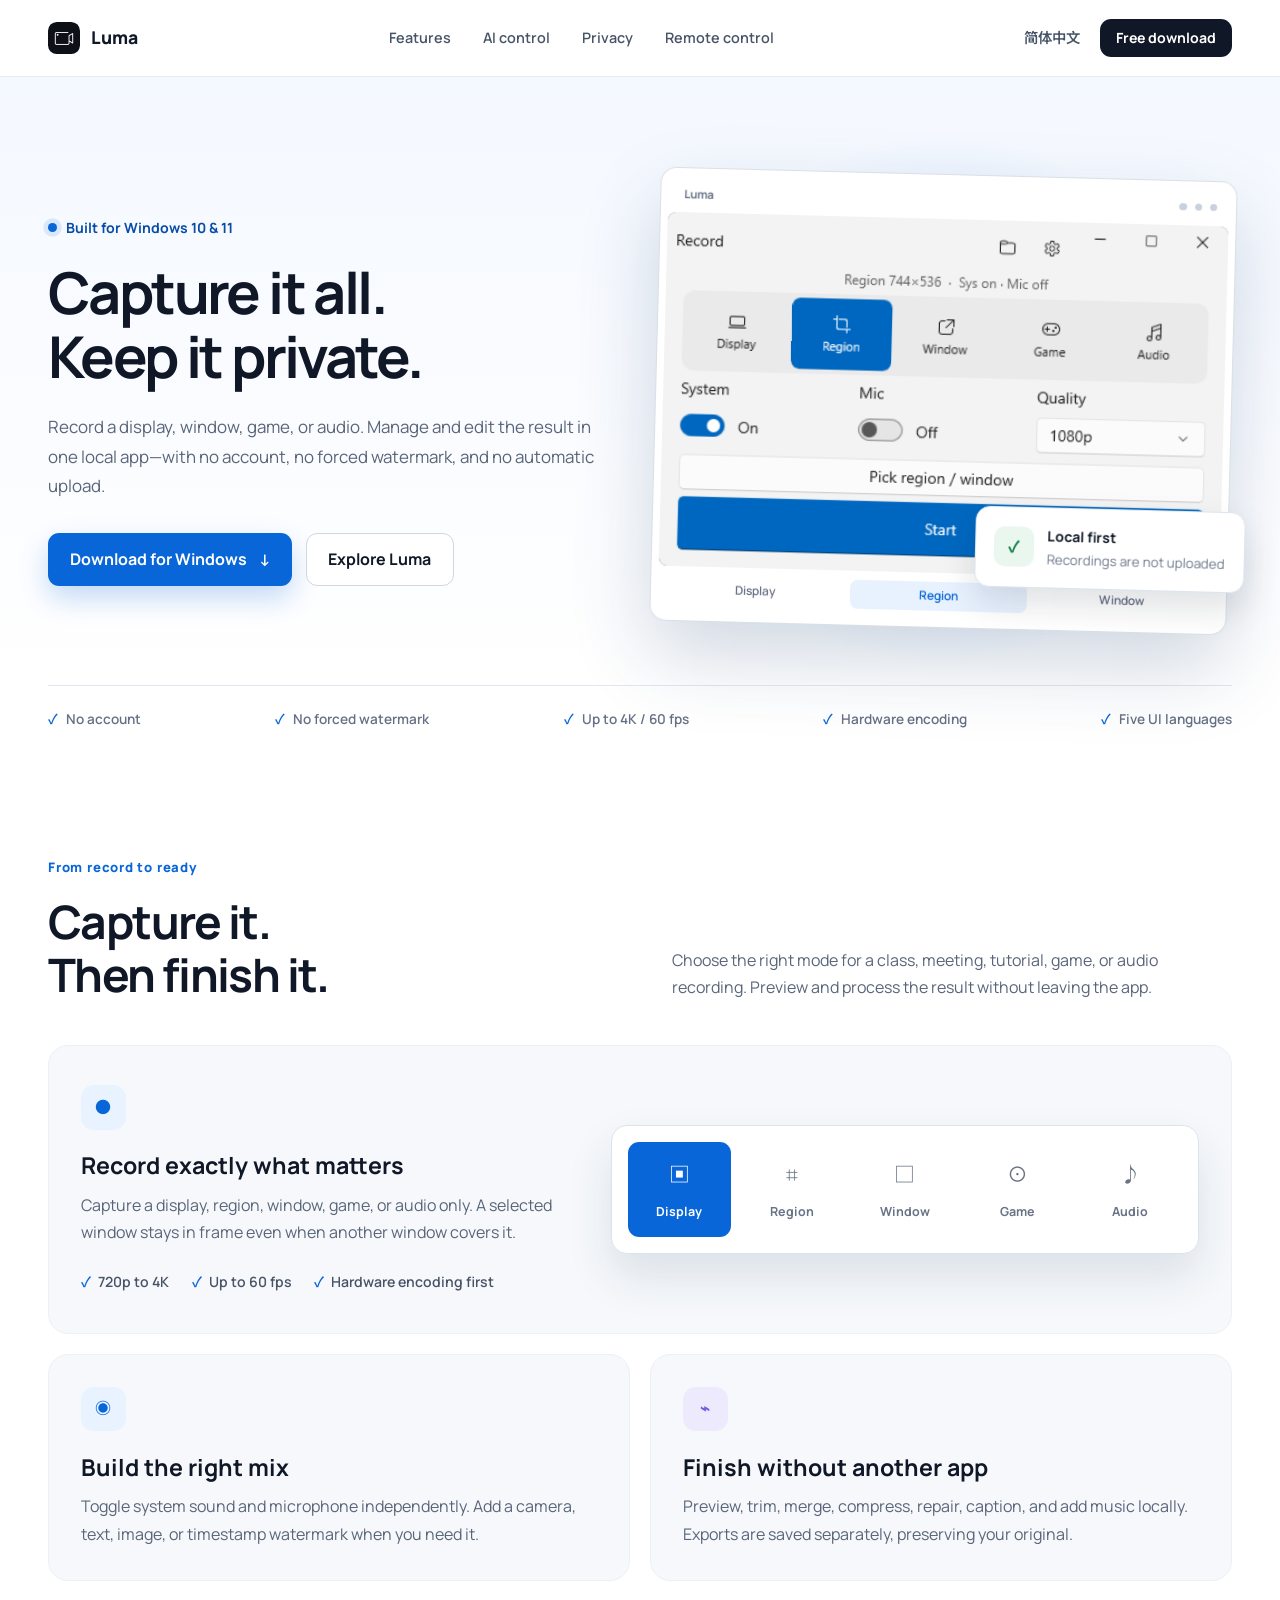
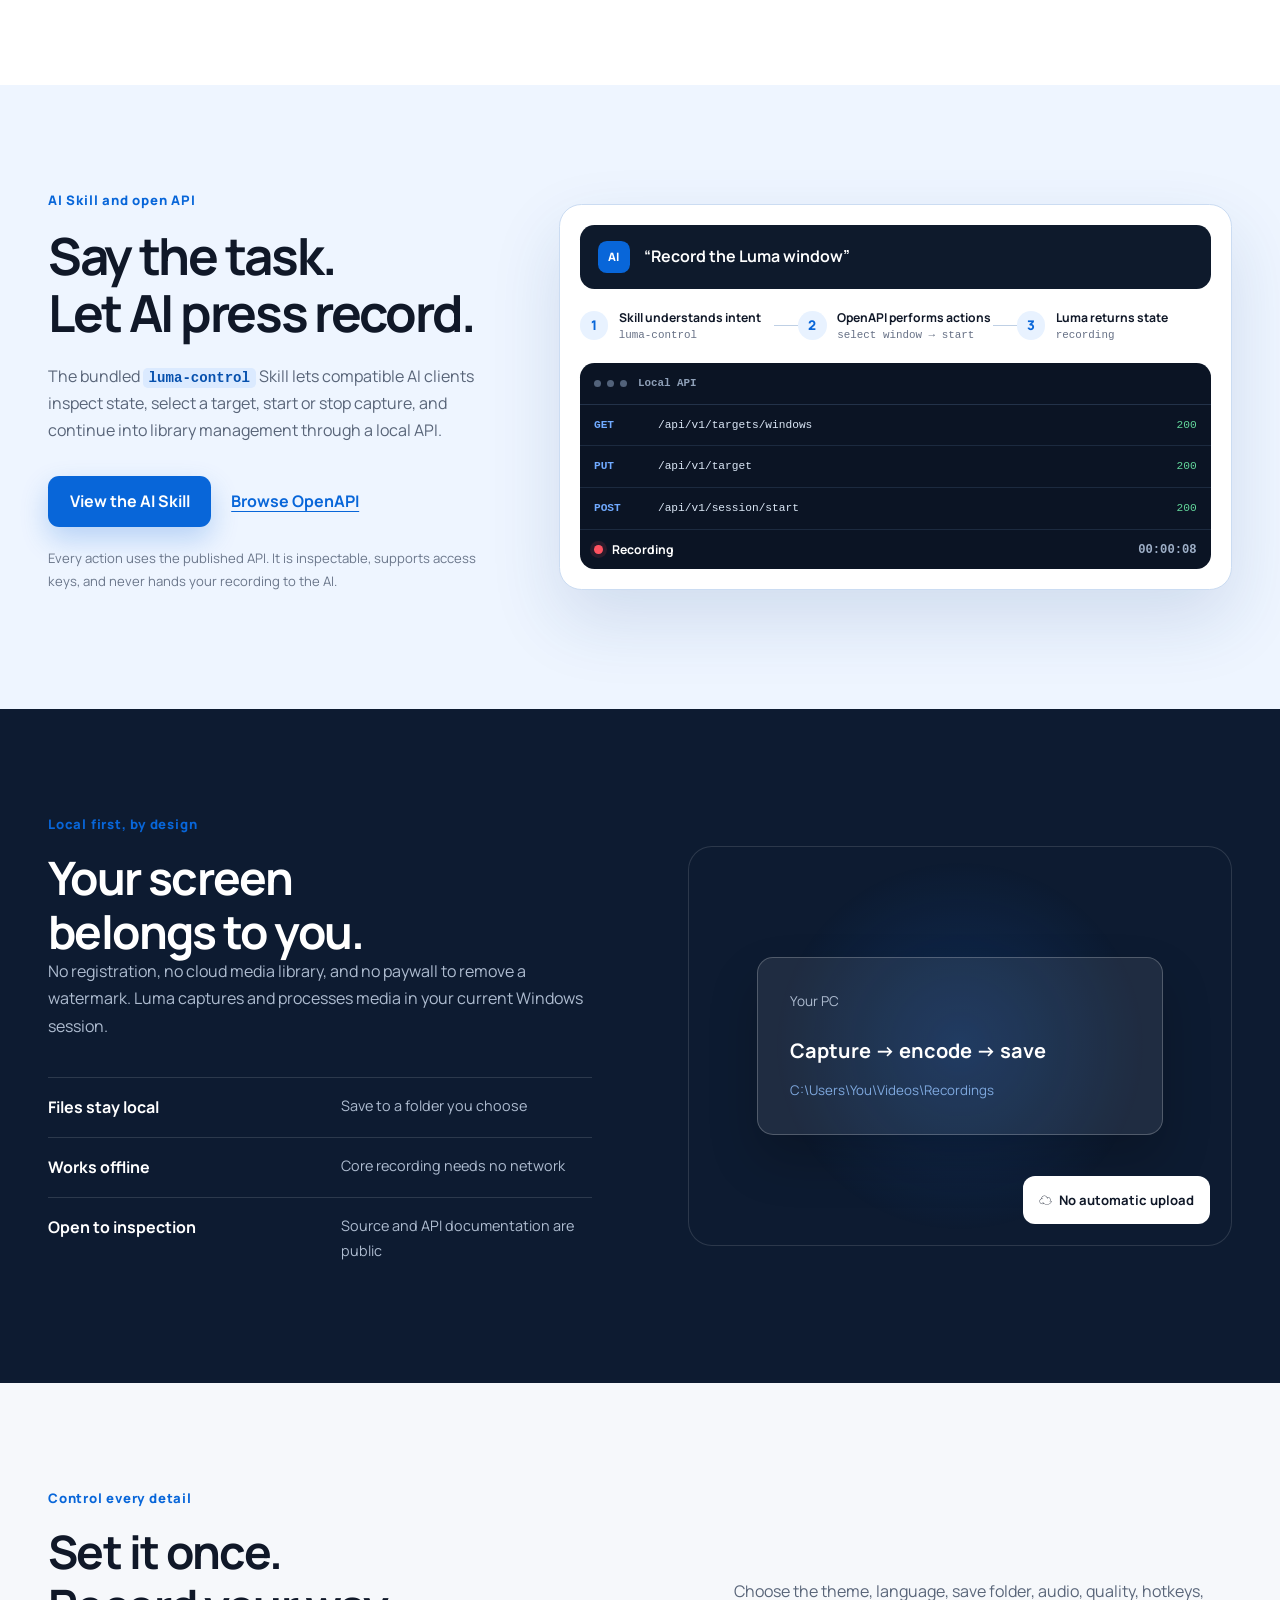
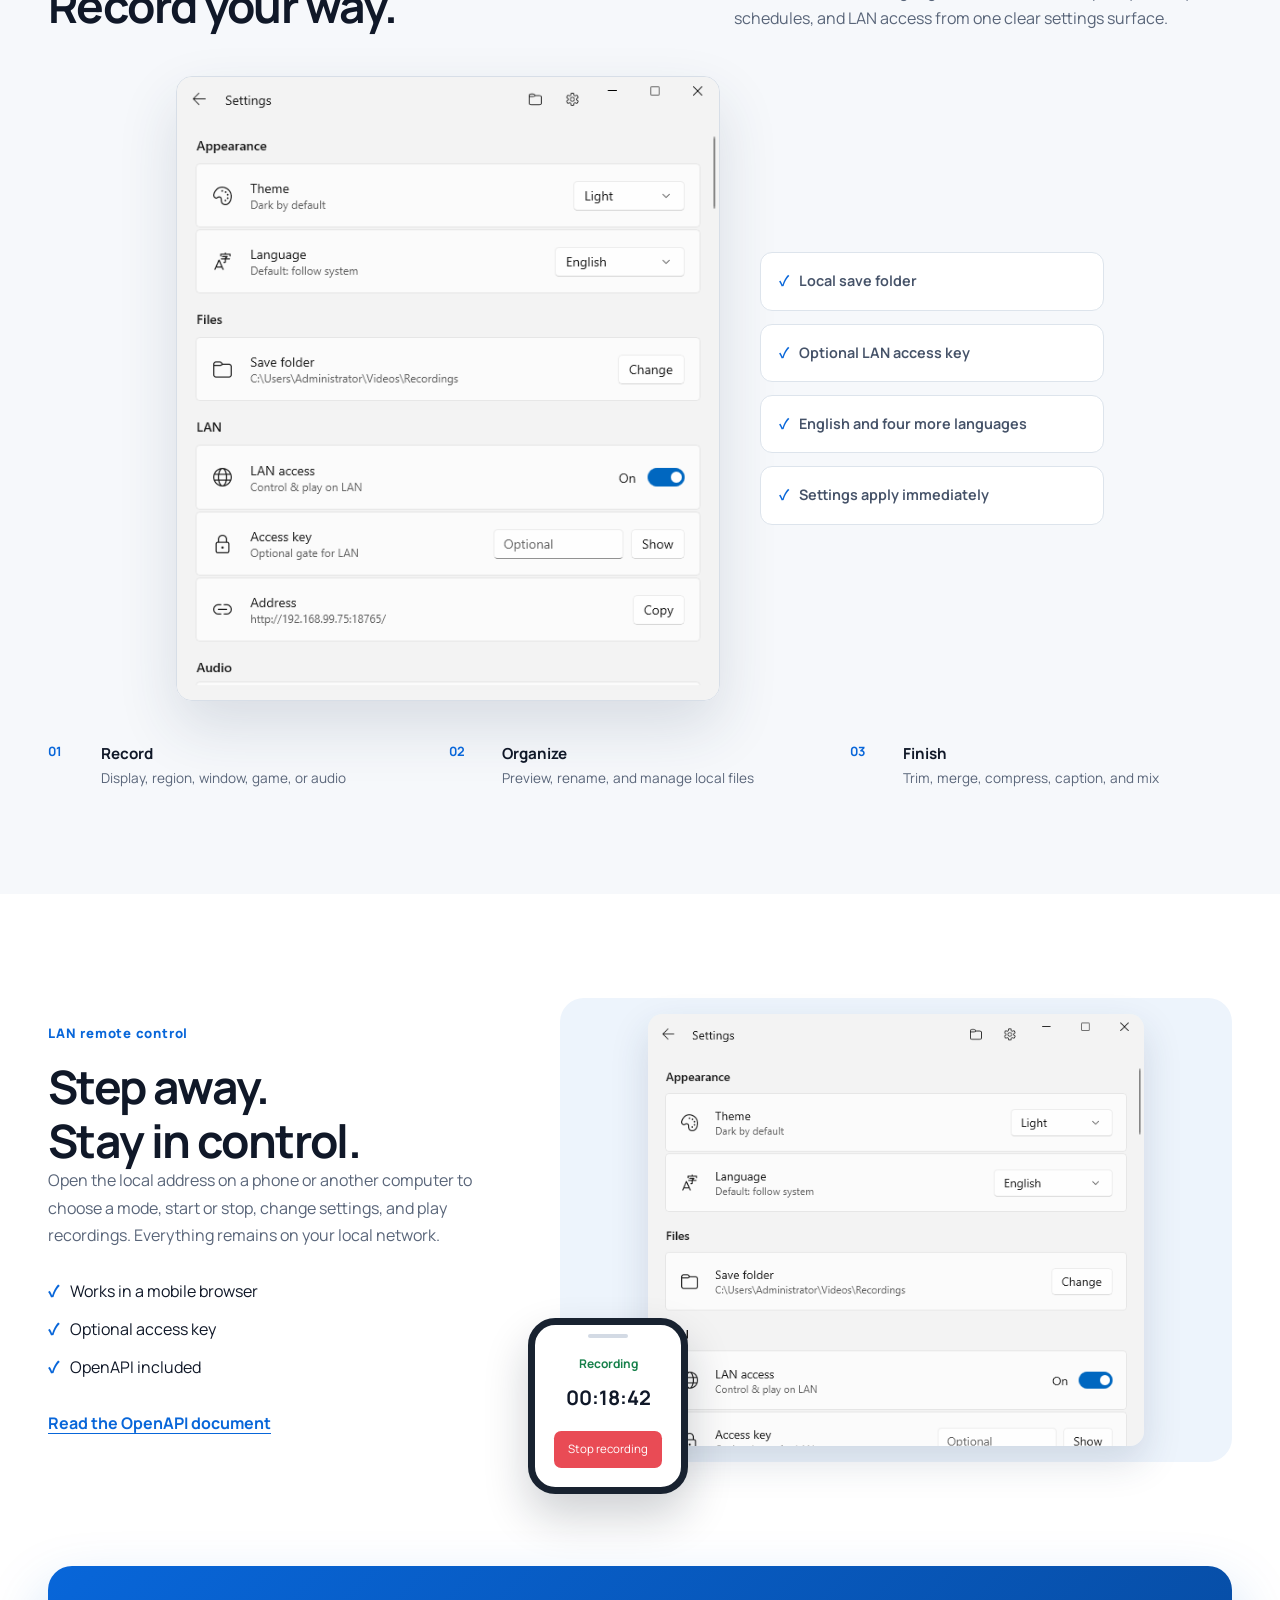
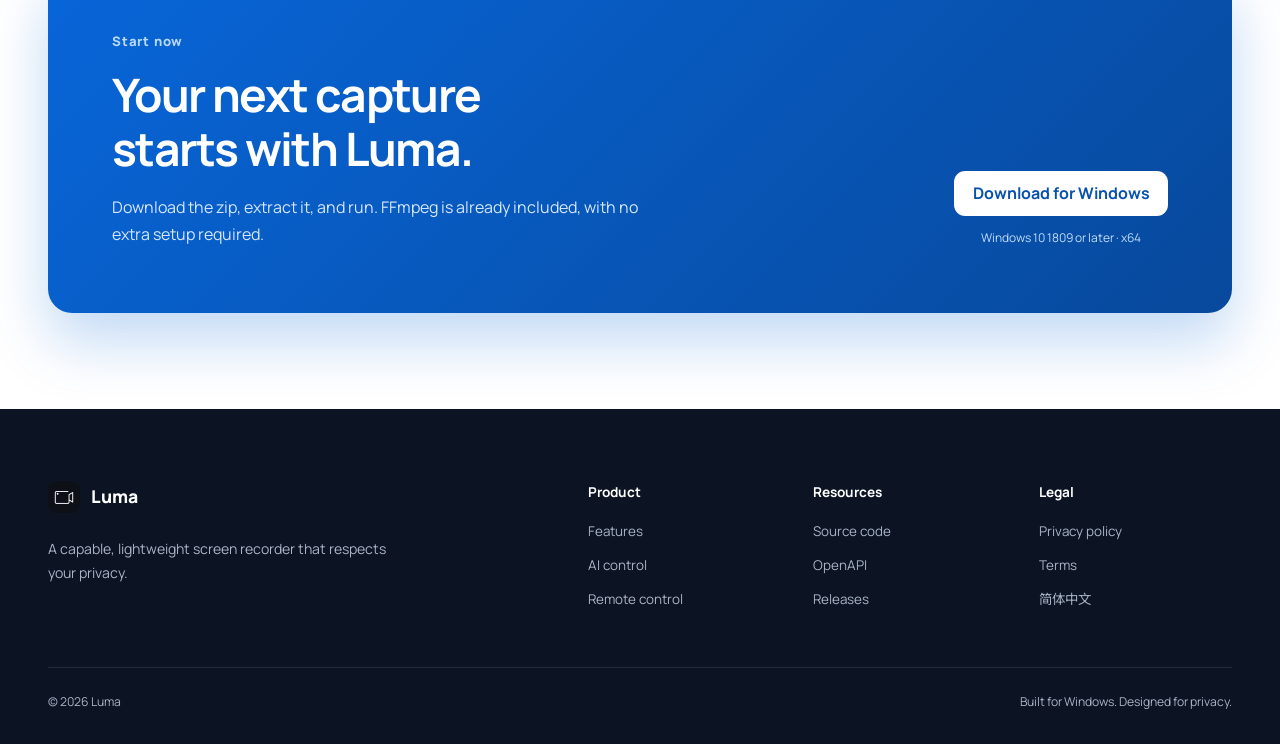
<file: index.html>
<!doctype html>
<html lang="en"><head><meta charset="utf-8"><meta name="viewport" content="width=device-width,initial-scale=1"><title>Luma — Local screen recording for Windows</title><meta name="description" content="A capable, private screen recorder for Windows. Capture displays, windows, games, and audio without an account or forced watermark."><script src="./js/language.js"></script><link rel="icon" href="./images/icon.png"><link rel="preconnect" href="https://fonts.googleapis.com"><link rel="preconnect" href="https://fonts.gstatic.com" crossorigin><link href="https://fonts.googleapis.com/css2?family=Manrope:wght@500;600;700;800&family=Noto+Sans+SC:wght@400;500;600;700;800&display=swap" rel="stylesheet"><link rel="stylesheet" href="./css/site.css"><link rel="stylesheet" href="./css/experience.css"></head>
<body><header class="site-header"><div class="wrap nav-shell"><a class="brand" href="./"><img src="./images/icon.png" alt=""><span>Luma</span></a><nav class="nav" aria-label="Main navigation"><a href="#features">Features</a><a href="#ai-control">AI control</a><a href="#privacy">Privacy</a><a href="#remote">Remote control</a></nav><div class="nav-actions"><a class="lang" href="./cn/" data-language="zh-Hans">简体中文</a><a class="button button-small" href="https://github.com/flydmonkey/luma/releases/latest">Free download</a></div></div></header>
<main>
  <section class="hero"><div class="wrap hero-grid"><div class="hero-copy"><div class="platform"><span></span> Built for Windows 10 &amp; 11</div><h1><span>Capture it all.</span><span>Keep it private.</span></h1><p class="hero-lead">Record a display, window, game, or audio. Manage and edit the result in one local app—with no account, no forced watermark, and no automatic upload.</p><div class="hero-actions"><a class="button button-primary" href="https://github.com/flydmonkey/luma/releases/latest">Download for Windows <span>↓</span></a><a class="button button-secondary" href="#features">Explore Luma</a></div></div><div class="product-stage" data-demo-root><div class="stage-glow"></div><div class="window-card"><div class="window-top"><span>Luma</span><i></i><i></i><i></i></div><img data-demo-image src="./images/record-display-en.png" width="504" height="280" alt="Luma display capture mode"><div class="demo-tabs" role="tablist" aria-label="Choose capture mode"><button class="active" type="button" role="tab" aria-selected="true" data-src="./images/record-display-en.png" data-alt="Luma display capture mode">Display</button><button type="button" role="tab" aria-selected="false" data-src="./images/record-region-en.png" data-alt="Luma region capture mode">Region</button><button type="button" role="tab" aria-selected="false" data-src="./images/record-window-en.png" data-alt="Luma window capture mode">Window</button></div></div><div class="privacy-chip"><span class="shield">✓</span><strong>Local first</strong><small>Recordings are not uploaded</small></div></div></div><div class="wrap trust-row"><span>No account</span><span>No forced watermark</span><span>Up to 4K / 60 fps</span><span>Hardware encoding</span><span>Five UI languages</span></div></section>

  <section class="section capability-section" id="features"><div class="wrap"><div class="section-heading"><p class="kicker">From record to ready</p><h2>Capture it.<br>Then finish it.</h2><p>Choose the right mode for a class, meeting, tutorial, game, or audio recording. Preview and process the result without leaving the app.</p></div><div class="capability-grid"><article class="feature feature-wide"><div><span class="icon-tile">●</span><h3>Record exactly what matters</h3><p>Capture a display, region, window, game, or audio only. A selected window stays in frame even when another window covers it.</p><ul><li>720p to 4K</li><li>Up to 60 fps</li><li>Hardware encoding first</li></ul></div><div class="mode-strip"><span class="active">▣<b>Display</b></span><span>⌗<b>Region</b></span><span>□<b>Window</b></span><span>⊙<b>Game</b></span><span>♪<b>Audio</b></span></div></article><article class="feature"><span class="icon-tile blue">◉</span><h3>Build the right mix</h3><p>Toggle system sound and microphone independently. Add a camera, text, image, or timestamp watermark when you need it.</p></article><article class="feature"><span class="icon-tile violet">⌁</span><h3>Finish without another app</h3><p>Preview, trim, merge, compress, repair, caption, and add music locally. Exports are saved separately, preserving your original.</p></article></div></div></section>

  <section class="section ai-section" id="ai-control"><div class="wrap ai-grid"><div class="ai-copy"><p class="kicker">AI Skill and open API</p><h2>Say the task.<br>Let AI press record.</h2><p>The bundled <code>luma-control</code> Skill lets compatible AI clients inspect state, select a target, start or stop capture, and continue into library management through a local API.</p><div class="ai-links"><a class="button button-primary" href="./skill/">View the AI Skill</a><a class="text-link" href="./api/">Browse OpenAPI</a></div><p class="ai-note">Every action uses the published API. It is inspectable, supports access keys, and never hands your recording to the AI.</p></div><div class="ai-demo" aria-label="AI controlling Luma through its Skill"><div class="prompt-card"><span>AI</span><p>“Record the Luma window”</p></div><div class="automation-track"><div class="ai-step step-one"><small>1</small><div><b>Skill understands intent</b><code>luma-control</code></div></div><div class="track-line"></div><div class="ai-step step-two"><small>2</small><div><b>OpenAPI performs actions</b><code>select window → start</code></div></div><div class="track-line"></div><div class="ai-step step-three"><small>3</small><div><b>Luma returns state</b><code>recording</code></div></div></div><div class="api-console"><div class="console-title"><span></span><span></span><span></span><b>Local API</b></div><div class="console-line"><i>GET</i><code>/api/v1/targets/windows</code><em>200</em></div><div class="console-line"><i>PUT</i><code>/api/v1/target</code><em>200</em></div><div class="console-line"><i>POST</i><code>/api/v1/session/start</code><em>200</em></div><div class="record-result"><span></span><b>Recording</b><time>00:00:08</time></div></div></div></div></section>

  <section class="section privacy-section" id="privacy"><div class="wrap privacy-grid"><div class="privacy-copy"><p class="kicker">Local first, by design</p><h2>Your screen<br>belongs to you.</h2><p>No registration, no cloud media library, and no paywall to remove a watermark. Luma captures and processes media in your current Windows session.</p><div class="checks"><div><b>Files stay local</b><span>Save to a folder you choose</span></div><div><b>Works offline</b><span>Core recording needs no network</span></div><div><b>Open to inspection</b><span>Source and API documentation are public</span></div></div></div><div class="privacy-visual"><div class="device"><span>Your PC</span><strong>Capture → encode → save</strong><small>C:\Users\You\Videos\Recordings</small></div><div class="blocked-cloud"><span>☁</span><b>No automatic upload</b></div></div></div></section>

  <section class="section library-section"><div class="wrap split-heading"><div><p class="kicker">Control every detail</p><h2>Set it once.<br>Record your way.</h2></div><p>Choose the theme, language, save folder, audio, quality, hotkeys, schedules, and LAN access from one clear settings surface.</p></div><div class="settings-showcase"><img src="./images/settings-lan-en.png" width="584" height="671" alt="Luma settings in English"><div class="settings-callouts"><span>Local save folder</span><span>Optional LAN access key</span><span>English and four more languages</span><span>Settings apply immediately</span></div></div><div class="wrap workflow"><div><b>01</b><strong>Record</strong><span>Display, region, window, game, or audio</span></div><div><b>02</b><strong>Organize</strong><span>Preview, rename, and manage local files</span></div><div><b>03</b><strong>Finish</strong><span>Trim, merge, compress, caption, and mix</span></div></div></section>

  <section class="section remote-section" id="remote"><div class="wrap remote-grid"><div class="remote-copy"><p class="kicker">LAN remote control</p><h2>Step away.<br>Stay in control.</h2><p>Open the local address on a phone or another computer to choose a mode, start or stop, change settings, and play recordings. Everything remains on your local network.</p><div class="remote-points"><span>Works in a mobile browser</span><span>Optional access key</span><span>OpenAPI included</span></div><a class="text-link" href="./api/">Read the OpenAPI document</a></div><div class="remote-demo settings-demo"><div class="settings-crop"><img src="./images/settings-lan-en.png" width="584" height="671" alt="Luma LAN settings in English"></div><div class="phone"><div class="phone-top"></div><strong>Recording</strong><b>00:18:42</b><button type="button" tabindex="-1">Stop recording</button></div></div></div></section>

  <section class="download-section" id="download"><div class="wrap download-card"><div><p class="kicker">Start now</p><h2>Your next capture<br>starts with Luma.</h2><p>Download the zip, extract it, and run. FFmpeg is already included, with no extra setup required.</p></div><div class="download-actions"><a class="button button-white" href="https://github.com/flydmonkey/luma/releases/latest">Download for Windows</a><span>Windows 10 1809 or later · x64</span></div></div></section>
</main>
<footer class="site-footer"><div class="wrap footer-grid"><div><a class="brand footer-brand" href="./"><img src="./images/icon.png" alt=""><span>Luma</span></a><p>A capable, lightweight screen recorder that respects your privacy.</p></div><div class="footer-links"><div><strong>Product</strong><a href="#features">Features</a><a href="#ai-control">AI control</a><a href="#remote">Remote control</a></div><div><strong>Resources</strong><a href="https://github.com/flydmonkey/luma">Source code</a><a href="./api/">OpenAPI</a><a href="https://github.com/flydmonkey/luma/releases/latest">Releases</a></div><div><strong>Legal</strong><a href="./legal/en/privacy.html">Privacy policy</a><a href="./legal/en/terms.html">Terms</a><a href="./cn/" data-language="zh-Hans">简体中文</a></div></div></div><div class="wrap copyright"><span>© 2026 Luma</span><span>Built for Windows. Designed for privacy.</span></div></footer><script src="./js/site.js"></script></body></html>
</file>
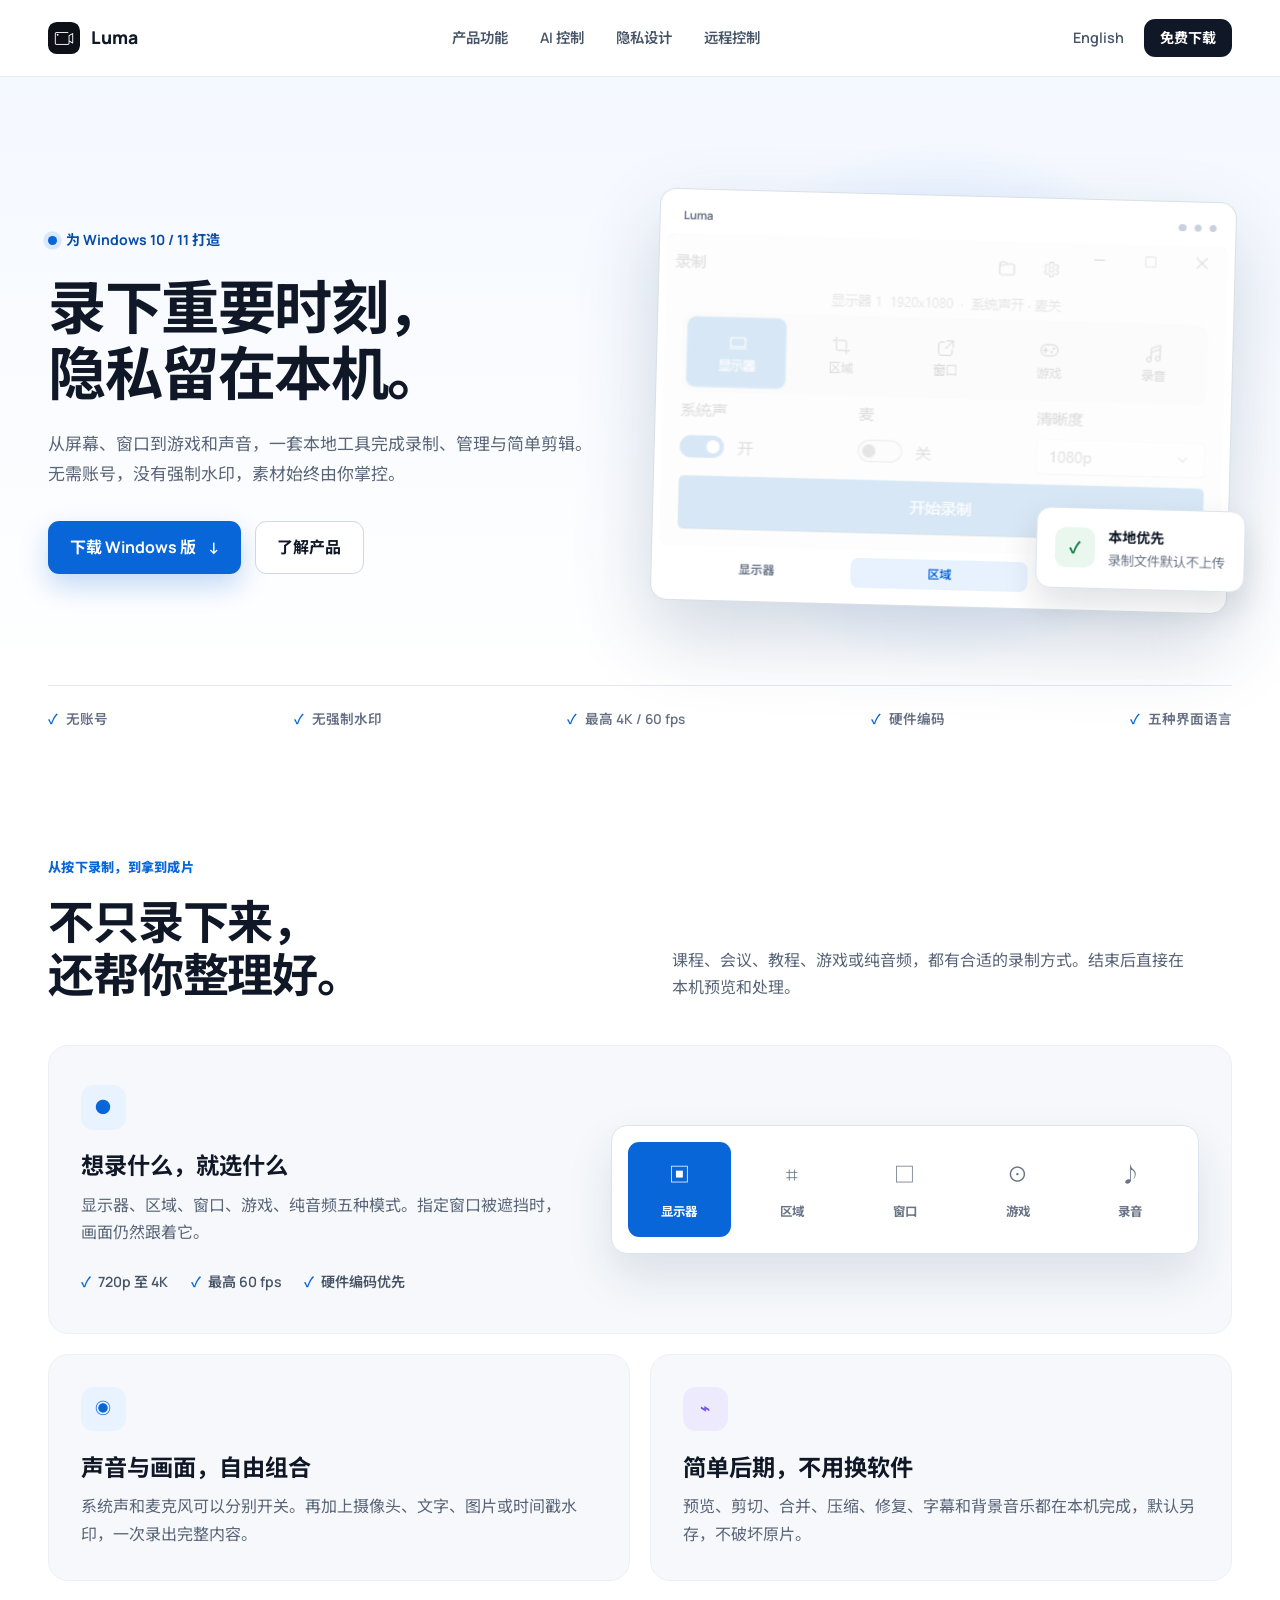
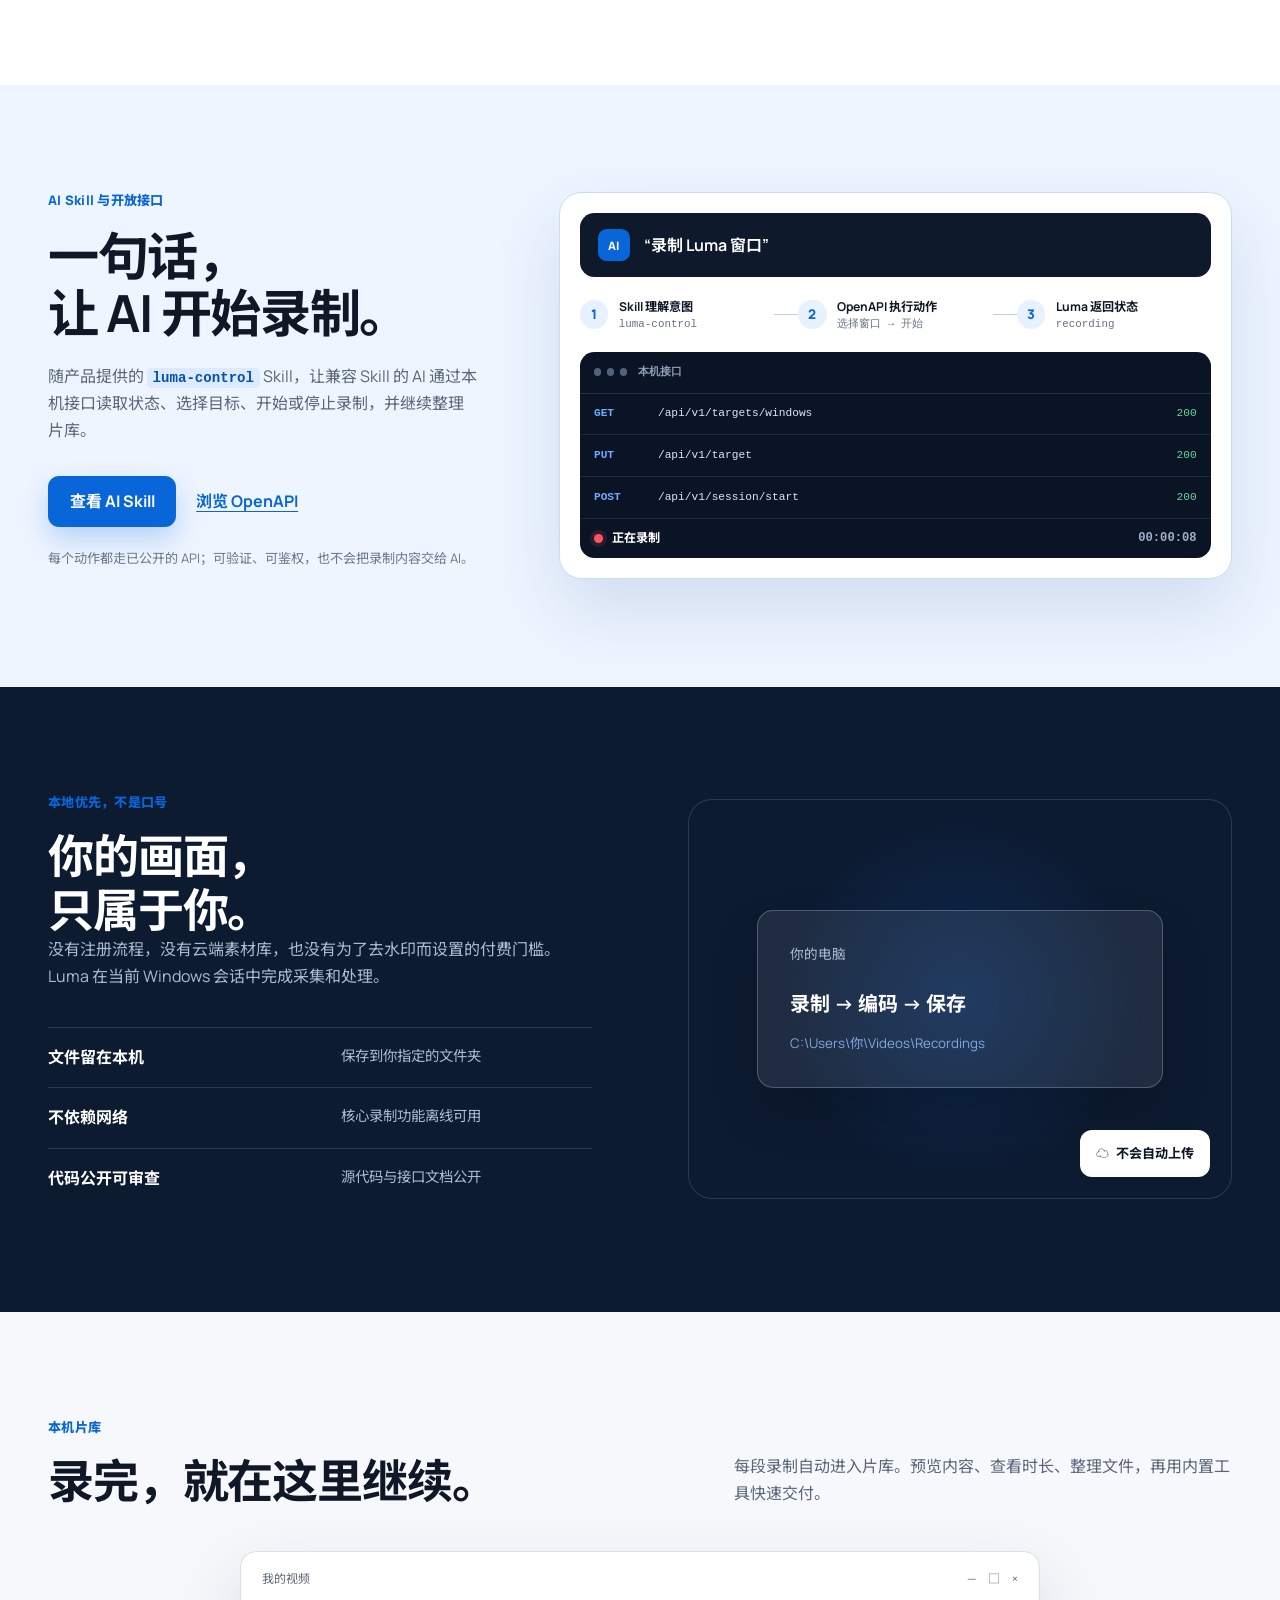
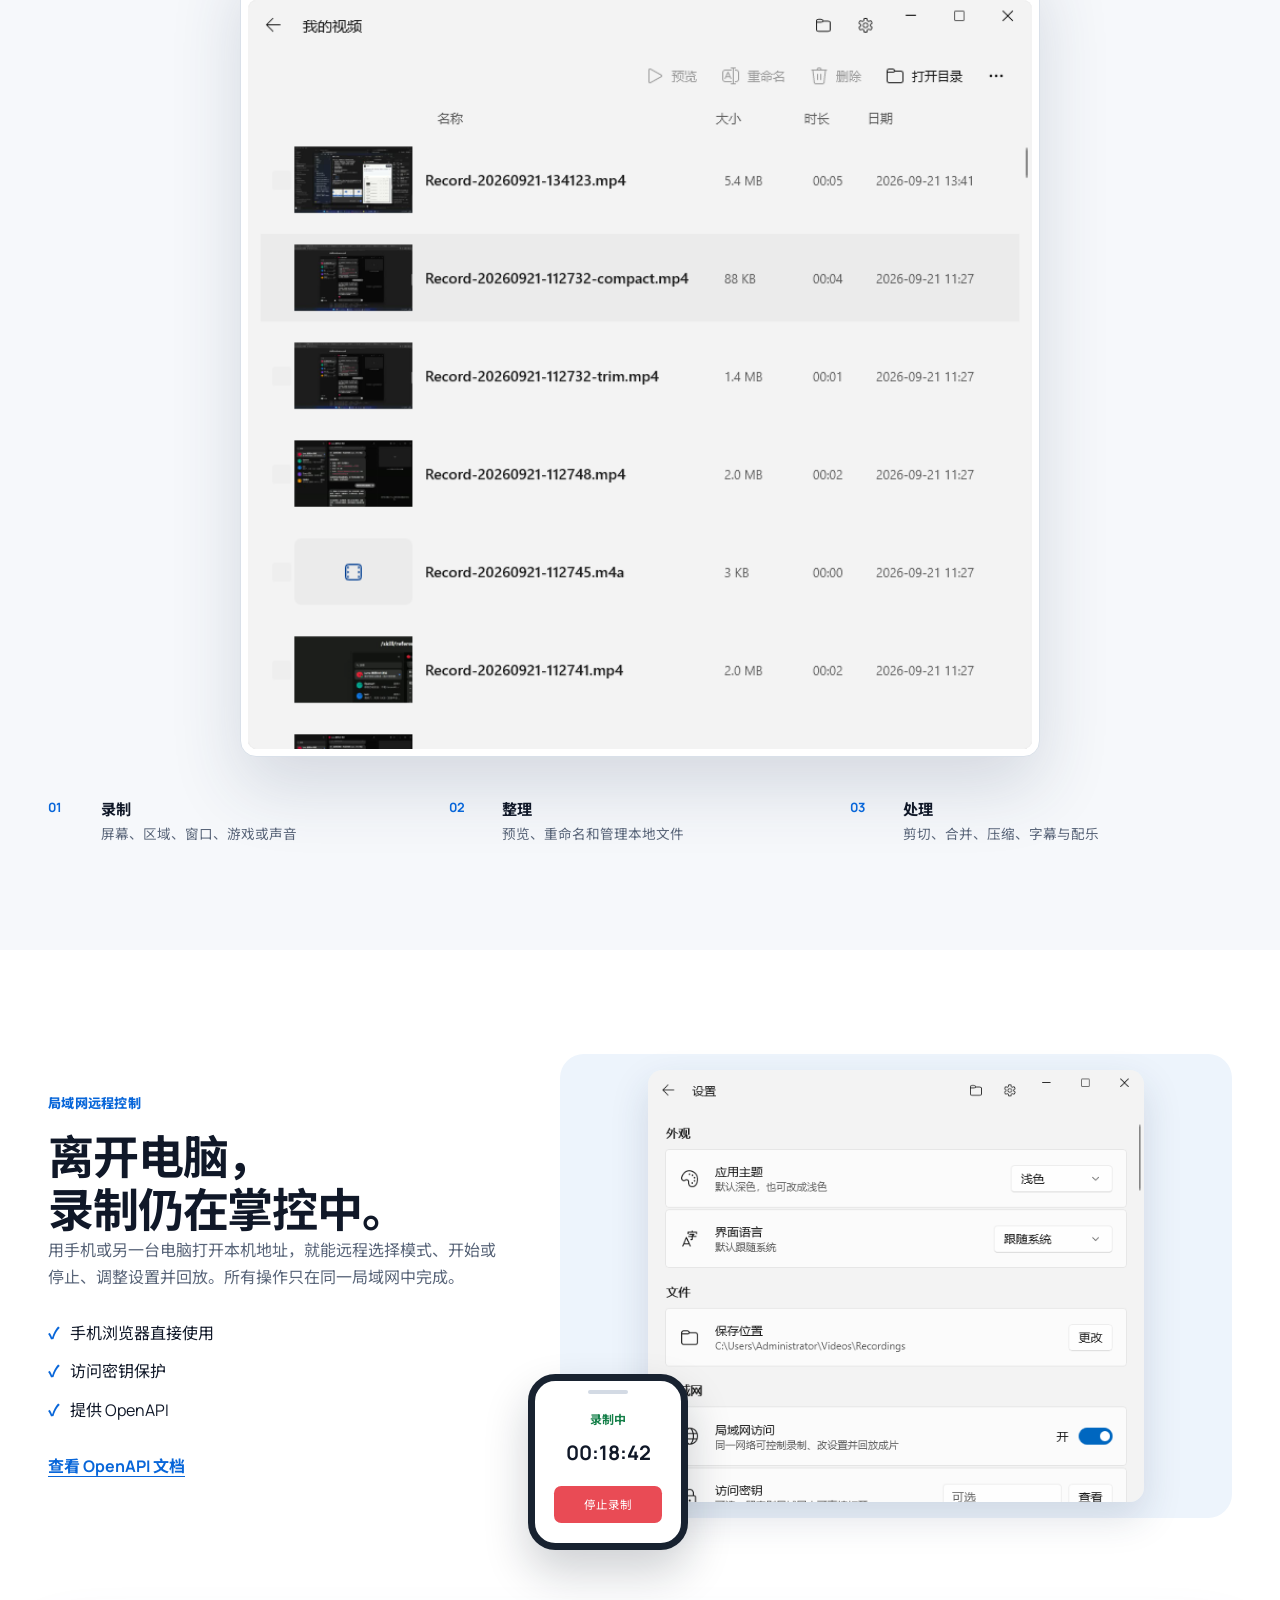
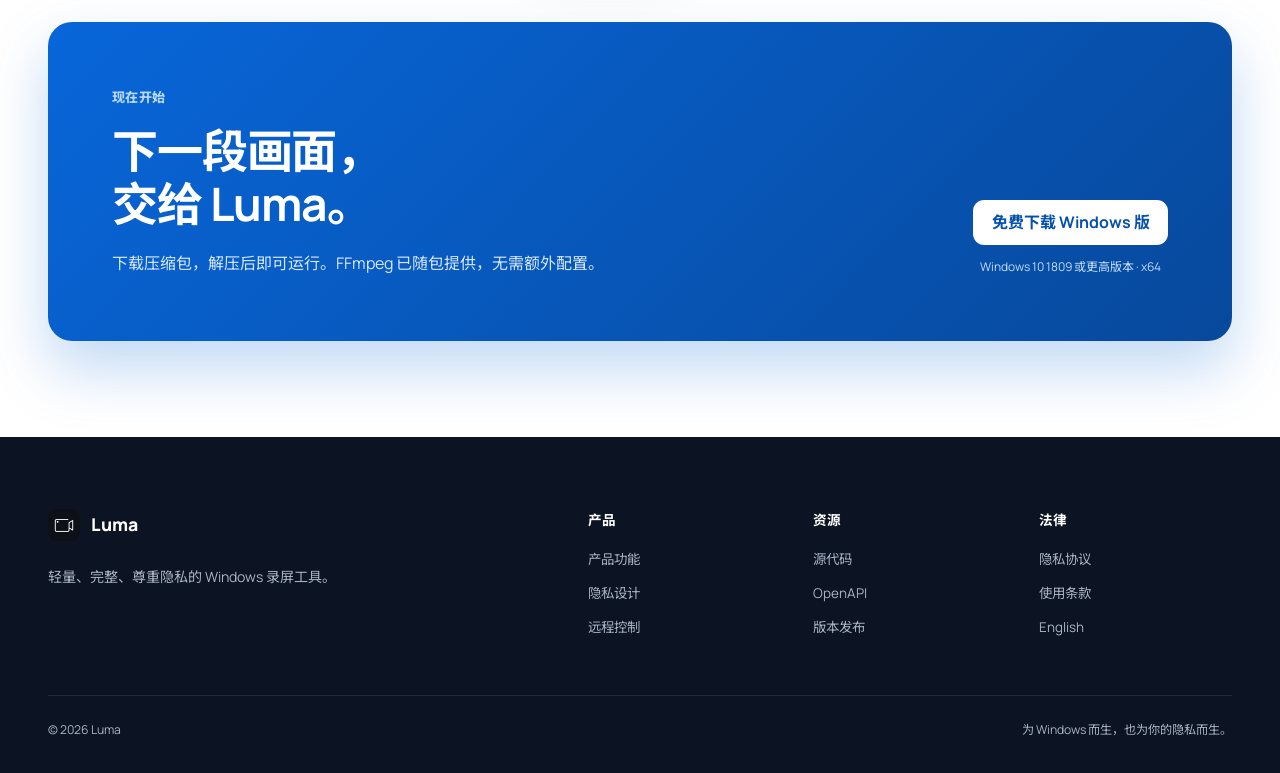
<file: cn/index.html>
<!doctype html>
<html lang="zh-Hans">
<head>
  <meta charset="utf-8"><meta name="viewport" content="width=device-width, initial-scale=1">
  <title>Luma — Windows 本地录屏软件</title>
  <meta name="description" content="轻量、完整的 Windows 本地录屏软件。录屏幕、窗口、游戏和声音，无需登录，文件留在本机。">
  <link rel="icon" href="../images/icon.png"><link rel="preconnect" href="https://fonts.googleapis.com"><link rel="preconnect" href="https://fonts.gstatic.com" crossorigin>
  <link href="https://fonts.googleapis.com/css2?family=Manrope:wght@500;600;700;800&family=Noto+Sans+SC:wght@400;500;600;700;800&display=swap" rel="stylesheet"><link rel="stylesheet" href="../css/site.css"><link rel="stylesheet" href="../css/experience.css">
</head>
<body>
  <header class="site-header"><div class="wrap nav-shell">
    <a class="brand" href="./" aria-label="Luma 首页"><img src="../images/icon.png" alt=""><span>Luma</span></a>
    <nav class="nav" aria-label="主导航"><a href="#features">产品功能</a><a href="#ai-control">AI 控制</a><a href="#privacy">隐私设计</a><a href="#remote">远程控制</a></nav>
    <div class="nav-actions"><a class="lang" href="../" data-language="en">English</a><a class="button button-small" href="https://github.com/flydmonkey/luma/releases/latest">免费下载</a></div>
  </div></header>
  <main>
    <section class="hero"><div class="wrap hero-grid">
      <div class="hero-copy"><div class="platform"><span></span> 为 Windows 10 / 11 打造</div><h1><span>录下重要时刻，</span><span>隐私留在本机。</span></h1><p class="hero-lead">从屏幕、窗口到游戏和声音，一套本地工具完成录制、管理与简单剪辑。无需账号，没有强制水印，素材始终由你掌控。</p><div class="hero-actions"><a class="button button-primary" href="https://github.com/flydmonkey/luma/releases/latest">下载 Windows 版 <span aria-hidden="true">↓</span></a><a class="button button-secondary" href="#features">了解产品</a></div></div>
      <div class="product-stage" data-demo-root><div class="stage-glow"></div><div class="window-card"><div class="window-top"><span>Luma</span><i></i><i></i><i></i></div><img data-demo-image src="../images/record-display-zh.png" width="504" height="280" alt="Luma 显示器录制模式"><div class="demo-tabs" role="tablist" aria-label="切换录制模式"><button class="active" type="button" role="tab" aria-selected="true" data-src="../images/record-display-zh.png" data-alt="Luma 显示器录制模式">显示器</button><button type="button" role="tab" aria-selected="false" data-src="../images/record-region-zh.png" data-alt="Luma 区域录制模式">区域</button><button type="button" role="tab" aria-selected="false" data-src="../images/record-window-zh.png" data-alt="Luma 窗口录制模式">窗口</button></div></div><div class="privacy-chip"><span class="shield">✓</span><strong>本地优先</strong><small>录制文件默认不上传</small></div></div>
    </div><div class="wrap trust-row" aria-label="产品特点"><span>无账号</span><span>无强制水印</span><span>最高 4K / 60 fps</span><span>硬件编码</span><span>五种界面语言</span></div></section>

    <section class="section capability-section" id="features"><div class="wrap">
      <div class="section-heading"><p class="kicker">从按下录制，到拿到成片</p><h2>不只录下来，<br>还帮你整理好。</h2><p>课程、会议、教程、游戏或纯音频，都有合适的录制方式。结束后直接在本机预览和处理。</p></div>
      <div class="capability-grid">
        <article class="feature feature-wide"><div class="feature-copy"><span class="icon-tile">●</span><h3>想录什么，就选什么</h3><p>显示器、区域、窗口、游戏、纯音频五种模式。指定窗口被遮挡时，画面仍然跟着它。</p><ul><li>720p 至 4K</li><li>最高 60 fps</li><li>硬件编码优先</li></ul></div><div class="mode-strip"><span class="active">▣<b>显示器</b></span><span>⌗<b>区域</b></span><span>□<b>窗口</b></span><span>⊙<b>游戏</b></span><span>♪<b>录音</b></span></div></article>
        <article class="feature"><span class="icon-tile blue">◉</span><h3>声音与画面，自由组合</h3><p>系统声和麦克风可以分别开关。再加上摄像头、文字、图片或时间戳水印，一次录出完整内容。</p></article>
        <article class="feature"><span class="icon-tile violet">⌁</span><h3>简单后期，不用换软件</h3><p>预览、剪切、合并、压缩、修复、字幕和背景音乐都在本机完成，默认另存，不破坏原片。</p></article>
      </div>
    </div></section>

    <section class="section ai-section" id="ai-control"><div class="wrap ai-grid">
      <div class="ai-copy"><p class="kicker">AI Skill 与开放接口</p><h2><span>一句话，</span><span>让 AI 开始录制。</span></h2><p>随产品提供的 <code>luma-control</code> Skill，让兼容 Skill 的 AI 通过本机接口读取状态、选择目标、开始或停止录制，并继续整理片库。</p><div class="ai-links"><a class="button button-primary" href="../skill/">查看 AI Skill</a><a class="text-link" href="../api/">浏览 OpenAPI</a></div><p class="ai-note">每个动作都走已公开的 API；可验证、可鉴权，也不会把录制内容交给 AI。</p></div>
      <div class="ai-demo" aria-label="AI 通过 Skill 控制 Luma 的流程"><div class="prompt-card"><span>AI</span><p>“录制 Luma 窗口”</p></div><div class="automation-track"><div class="ai-step step-one"><small>1</small><div><b>Skill 理解意图</b><code>luma-control</code></div></div><div class="track-line"></div><div class="ai-step step-two"><small>2</small><div><b>OpenAPI 执行动作</b><code>选择窗口 → 开始</code></div></div><div class="track-line"></div><div class="ai-step step-three"><small>3</small><div><b>Luma 返回状态</b><code>recording</code></div></div></div><div class="api-console"><div class="console-title"><span></span><span></span><span></span><b>本机接口</b></div><div class="console-line"><i>GET</i><code>/api/v1/targets/windows</code><em>200</em></div><div class="console-line"><i>PUT</i><code>/api/v1/target</code><em>200</em></div><div class="console-line"><i>POST</i><code>/api/v1/session/start</code><em>200</em></div><div class="record-result"><span></span><b>正在录制</b><time>00:00:08</time></div></div></div>
    </div></section>

    <section class="section privacy-section" id="privacy"><div class="wrap privacy-grid">
      <div class="privacy-copy"><p class="kicker">本地优先，不是口号</p><h2>你的画面，<br>只属于你。</h2><p>没有注册流程，没有云端素材库，也没有为了去水印而设置的付费门槛。Luma 在当前 Windows 会话中完成采集和处理。</p><div class="checks"><div><b>文件留在本机</b><span>保存到你指定的文件夹</span></div><div><b>不依赖网络</b><span>核心录制功能离线可用</span></div><div><b>代码公开可审查</b><span>源代码与接口文档公开</span></div></div></div>
      <div class="privacy-visual" aria-label="本地录制流程"><div class="device"><span>你的电脑</span><strong>录制 → 编码 → 保存</strong><small>C:\Users\你\Videos\Recordings</small></div><div class="blocked-cloud"><span>☁</span><b>不会自动上传</b></div></div>
    </div></section>

    <section class="section library-section"><div class="wrap split-heading"><div><p class="kicker">本机片库</p><h2>录完，就在这里继续。</h2></div><p>每段录制自动进入片库。预览内容、查看时长、整理文件，再用内置工具快速交付。</p></div><div class="app-frame"><div class="frame-bar"><span>我的视频</span><div>—　□　×</div></div><img src="../images/library-zh.png" width="744" height="712" alt="Luma 本机视频片库"></div><div class="wrap workflow"><div><b>01</b><strong>录制</strong><span>屏幕、区域、窗口、游戏或声音</span></div><div><b>02</b><strong>整理</strong><span>预览、重命名和管理本地文件</span></div><div><b>03</b><strong>处理</strong><span>剪切、合并、压缩、字幕与配乐</span></div></div></section>

    <section class="section remote-section" id="remote"><div class="wrap remote-grid"><div class="remote-copy"><p class="kicker">局域网远程控制</p><h2>离开电脑，<br>录制仍在掌控中。</h2><p>用手机或另一台电脑打开本机地址，就能远程选择模式、开始或停止、调整设置并回放。所有操作只在同一局域网中完成。</p><div class="remote-points"><span>手机浏览器直接使用</span><span>访问密钥保护</span><span>提供 OpenAPI</span></div><a class="text-link" href="../api/">查看 OpenAPI 文档</a></div><div class="remote-demo settings-demo"><div class="settings-crop"><img src="../images/settings-lan-zh.png" width="584" height="671" alt="Luma 中文局域网设置"></div><div class="phone"><div class="phone-top"></div><strong>录制中</strong><b>00:18:42</b><button type="button" tabindex="-1">停止录制</button></div></div></div></section>

    <section class="download-section" id="download"><div class="wrap download-card"><div><p class="kicker">现在开始</p><h2>下一段画面，<br>交给 Luma。</h2><p>下载压缩包，解压后即可运行。FFmpeg 已随包提供，无需额外配置。</p></div><div class="download-actions"><a class="button button-white" href="https://github.com/flydmonkey/luma/releases/latest">免费下载 Windows 版</a><span>Windows 10 1809 或更高版本 · x64</span></div></div></section>
  </main>
  <footer class="site-footer"><div class="wrap footer-grid"><div><a class="brand footer-brand" href="./"><img src="../images/icon.png" alt=""><span>Luma</span></a><p>轻量、完整、尊重隐私的 Windows 录屏工具。</p></div><div class="footer-links"><div><strong>产品</strong><a href="#features">产品功能</a><a href="#privacy">隐私设计</a><a href="#remote">远程控制</a></div><div><strong>资源</strong><a href="https://github.com/flydmonkey/luma">源代码</a><a href="../api/">OpenAPI</a><a href="https://github.com/flydmonkey/luma/releases/latest">版本发布</a></div><div><strong>法律</strong><a href="../legal/zh-Hans/privacy.html">隐私协议</a><a href="../legal/zh-Hans/terms.html">使用条款</a><a href="../" data-language="en">English</a></div></div></div><div class="wrap copyright"><span>© 2026 Luma</span><span>为 Windows 而生，也为你的隐私而生。</span></div></footer>

  <script src="../js/site.js"></script>
</body></html>
</file>
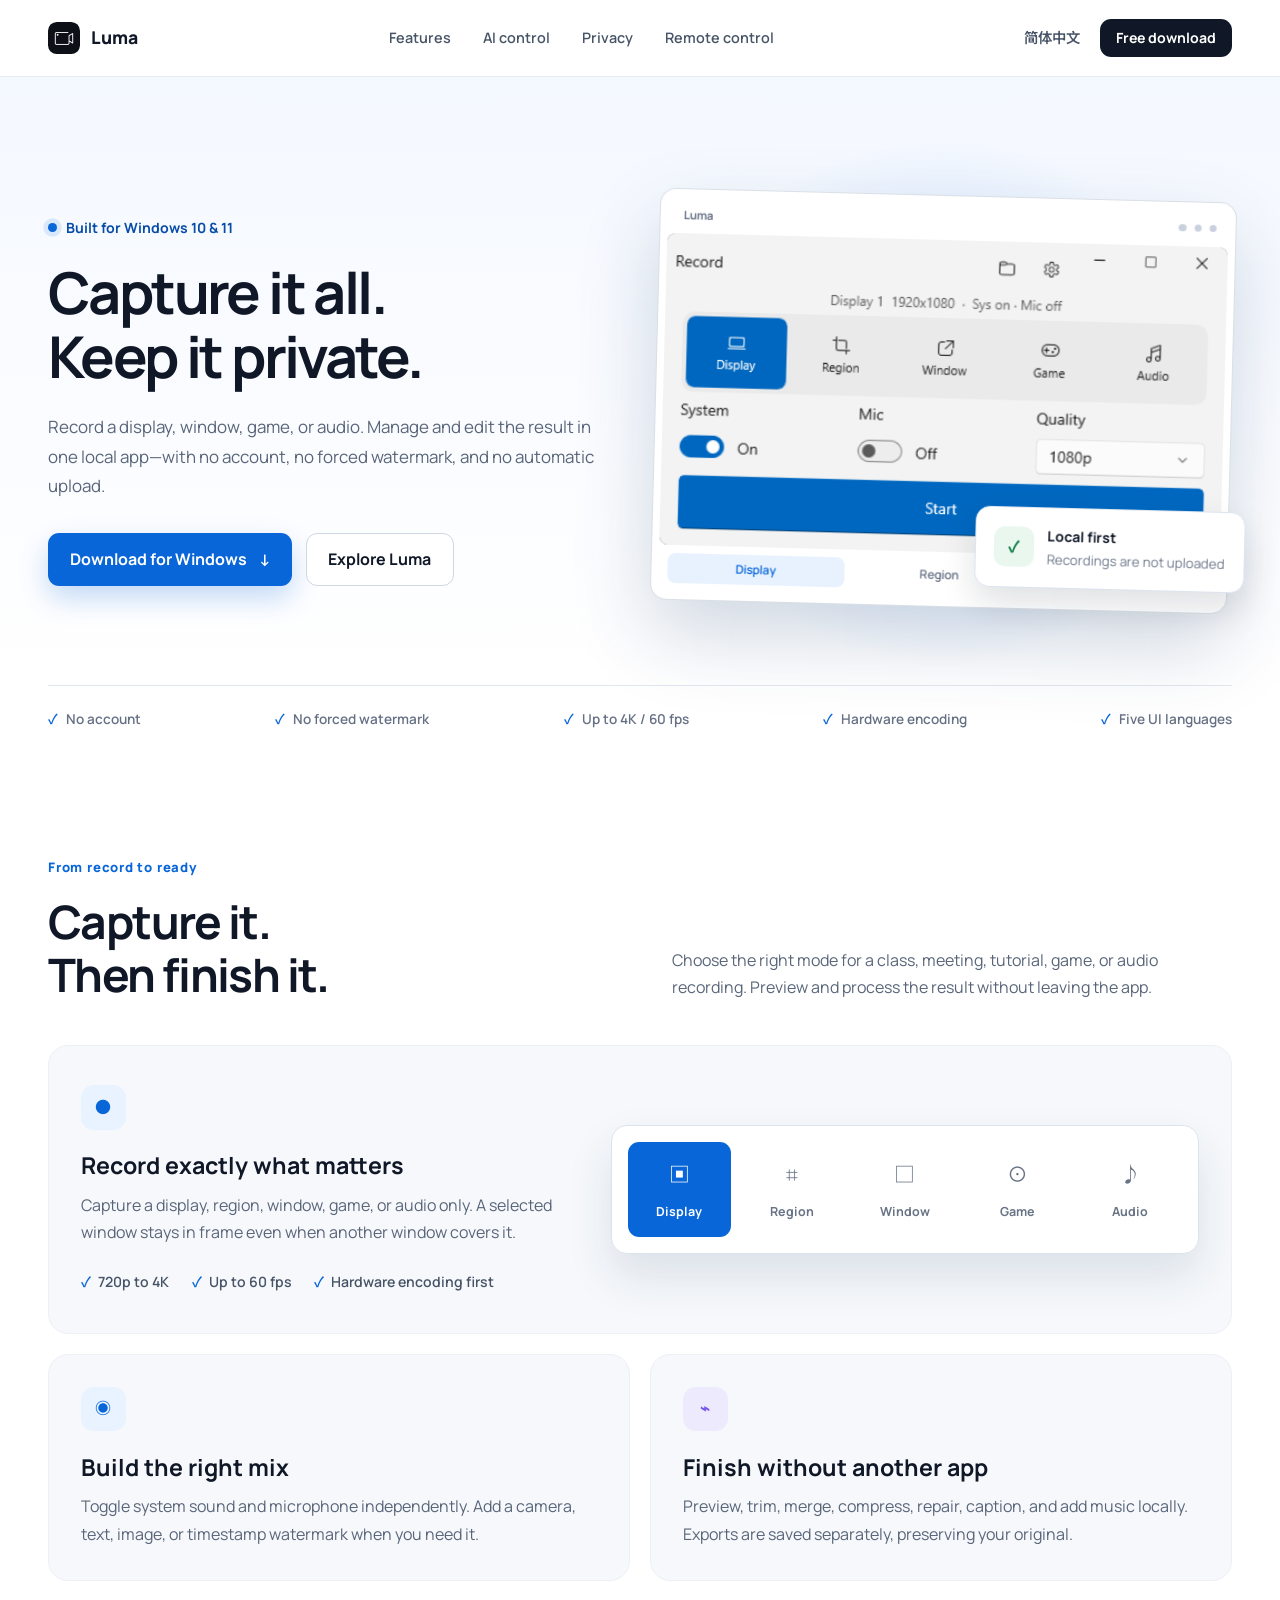
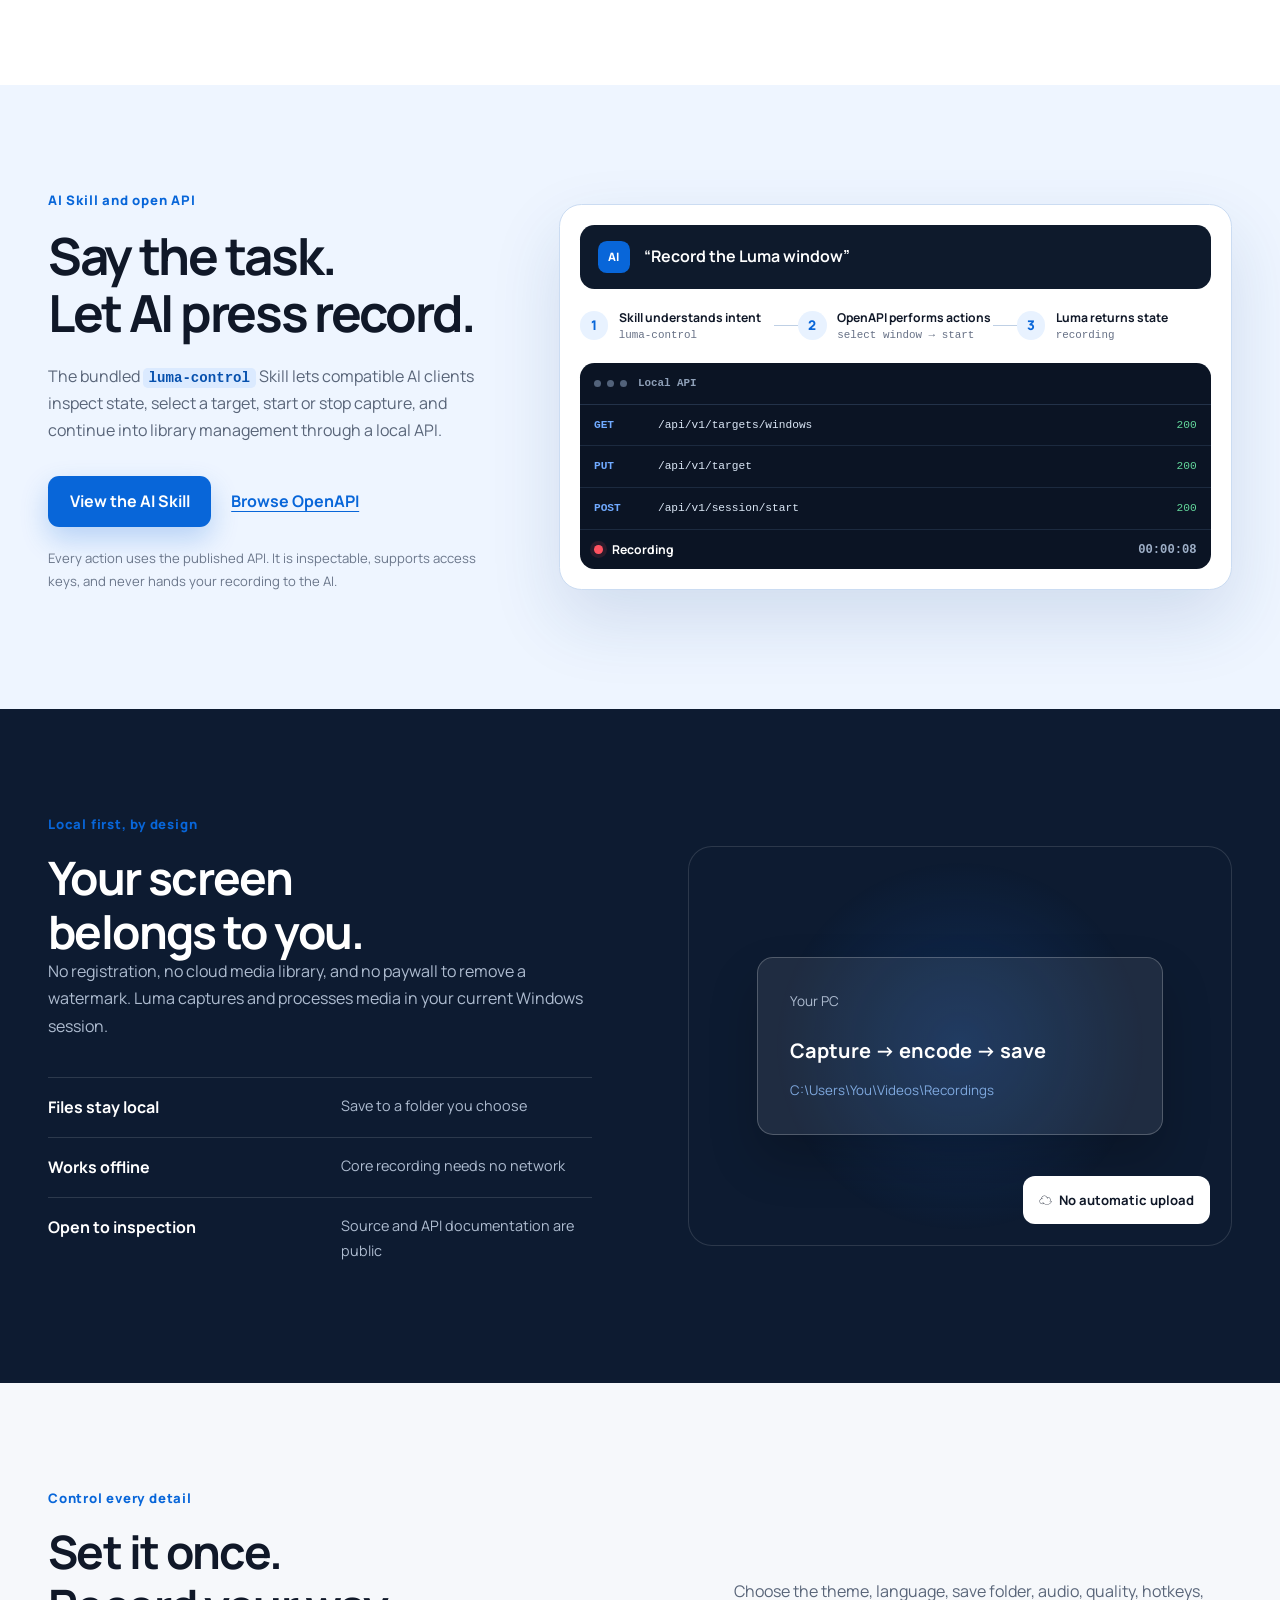
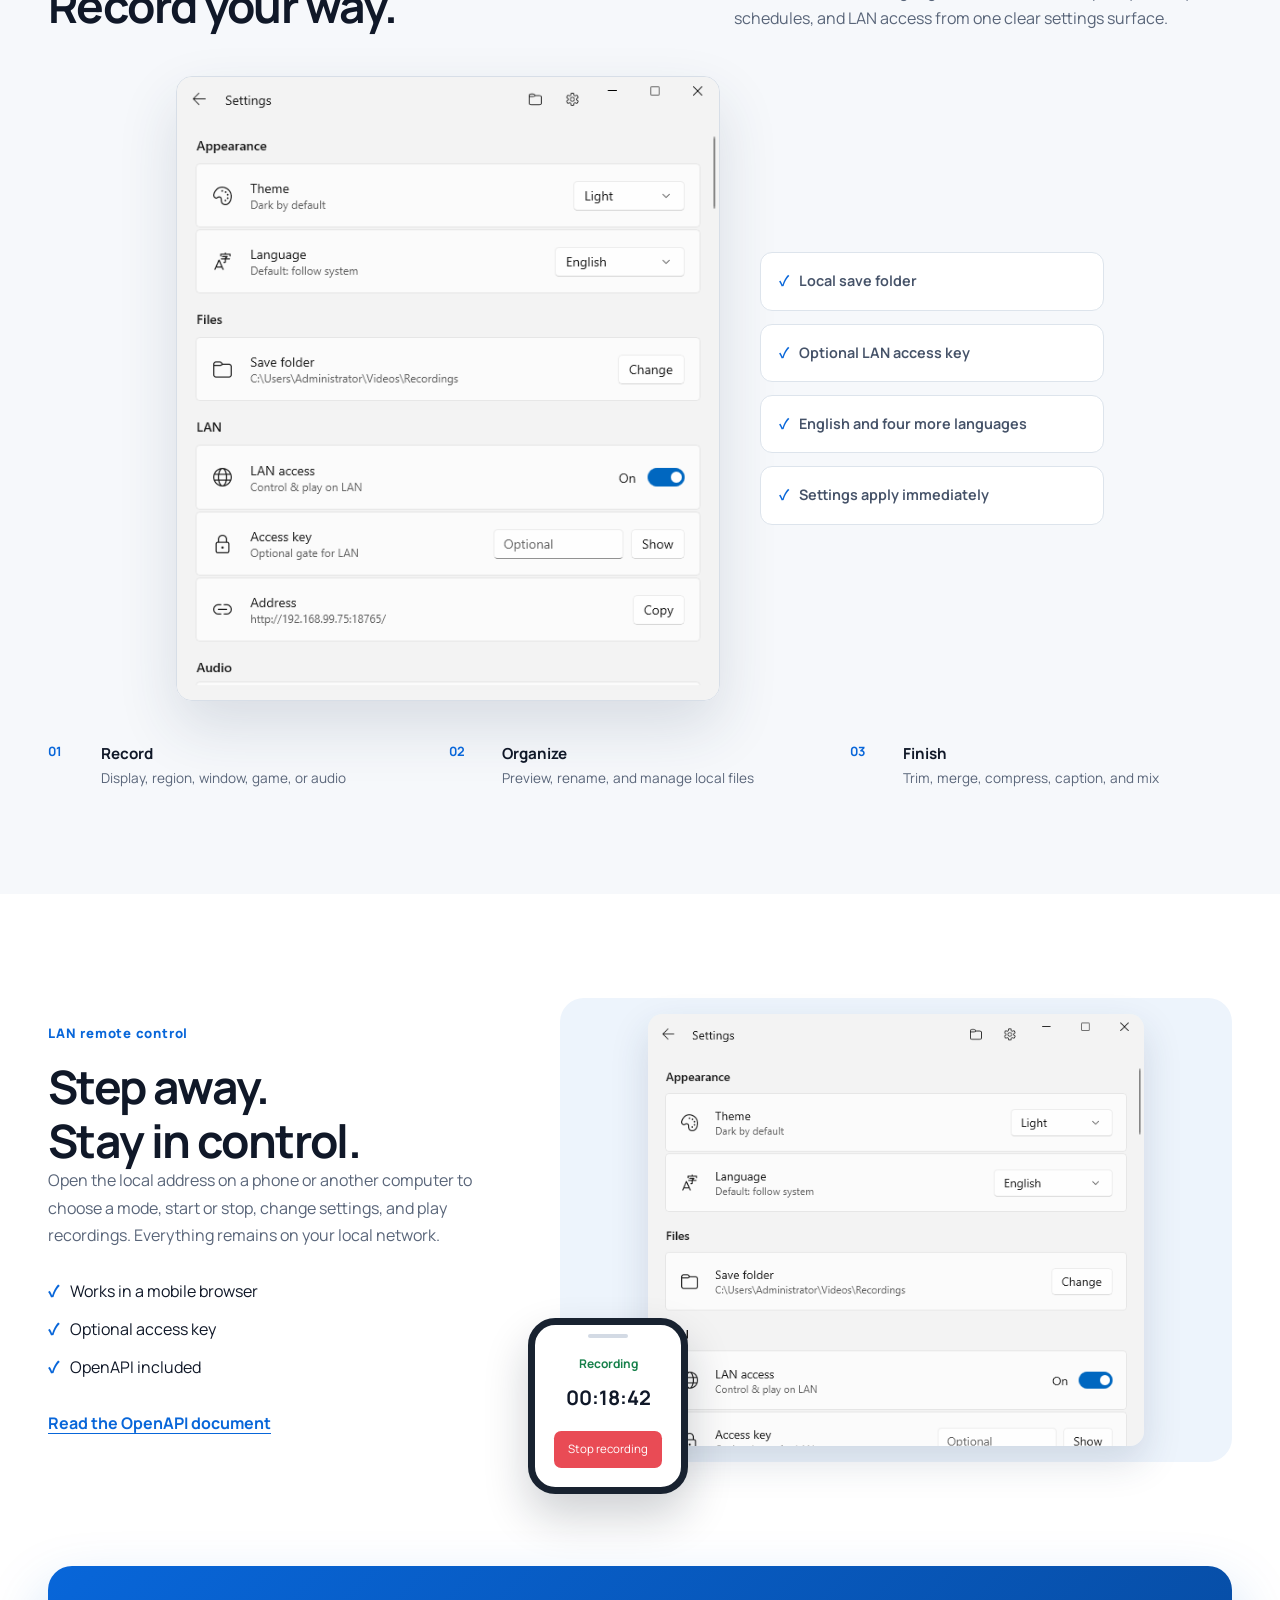
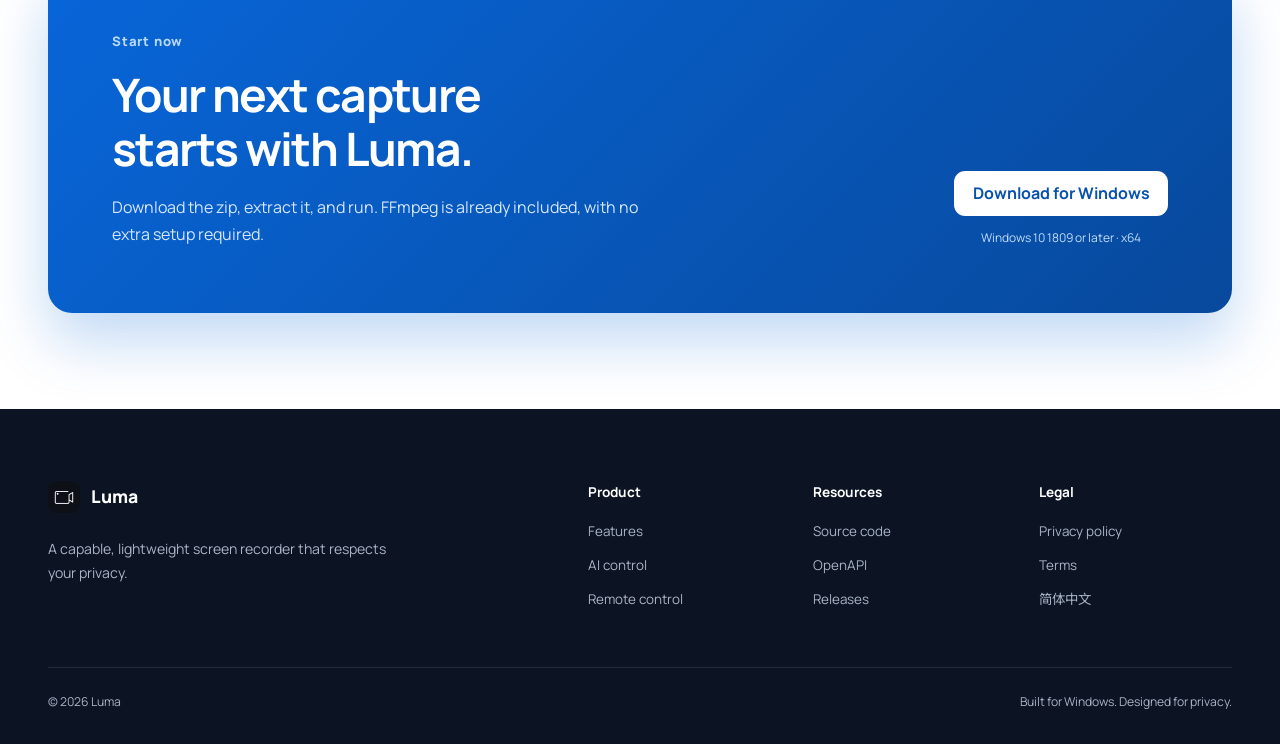
<file: en/index.html>
<!doctype html>
<html lang="en">
<head>
  <meta charset="utf-8">
  <meta name="viewport" content="width=device-width, initial-scale=1">
  <meta http-equiv="refresh" content="0; url=../">
  <link rel="canonical" href="../">
  <title>Luma</title>
  <script>window.location.replace(new URL('../', window.location.href));</script>
</head>
<body><p><a href="../">Continue to Luma</a></p></body>
</html>
</file>
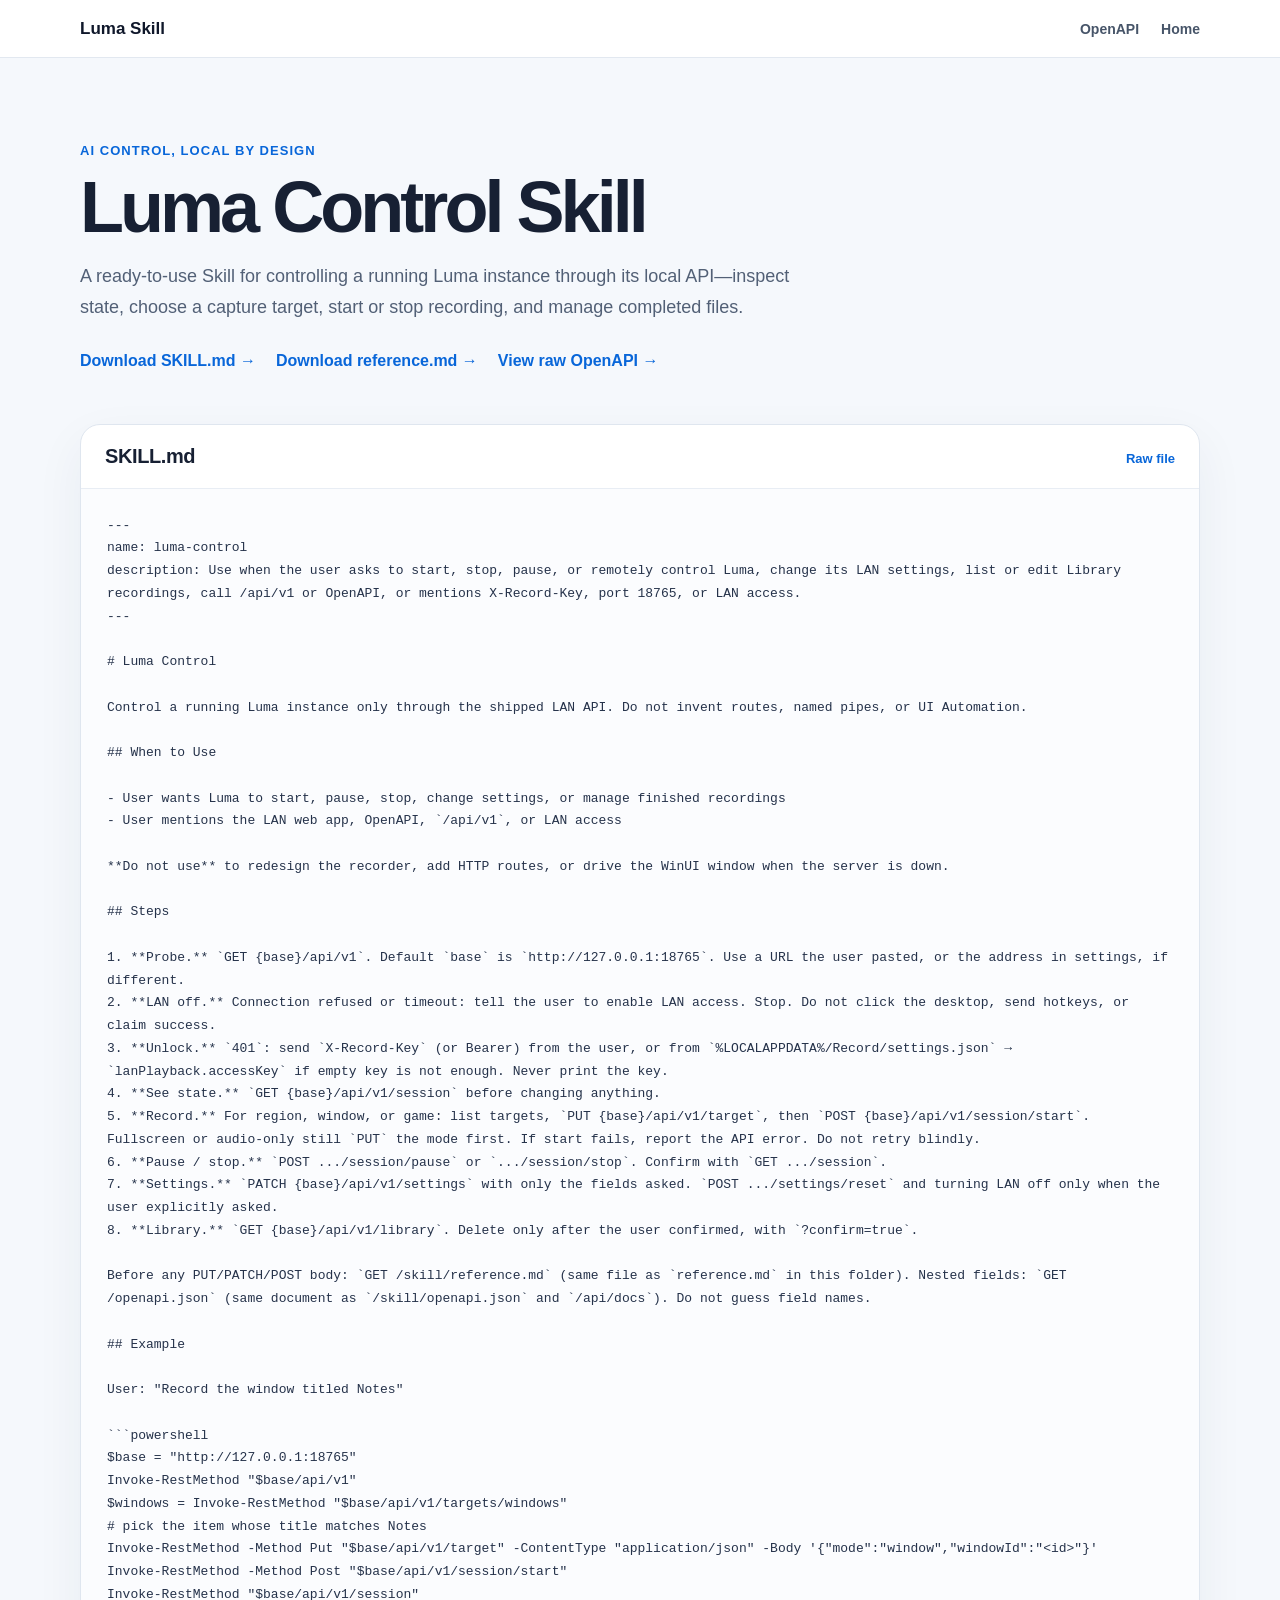
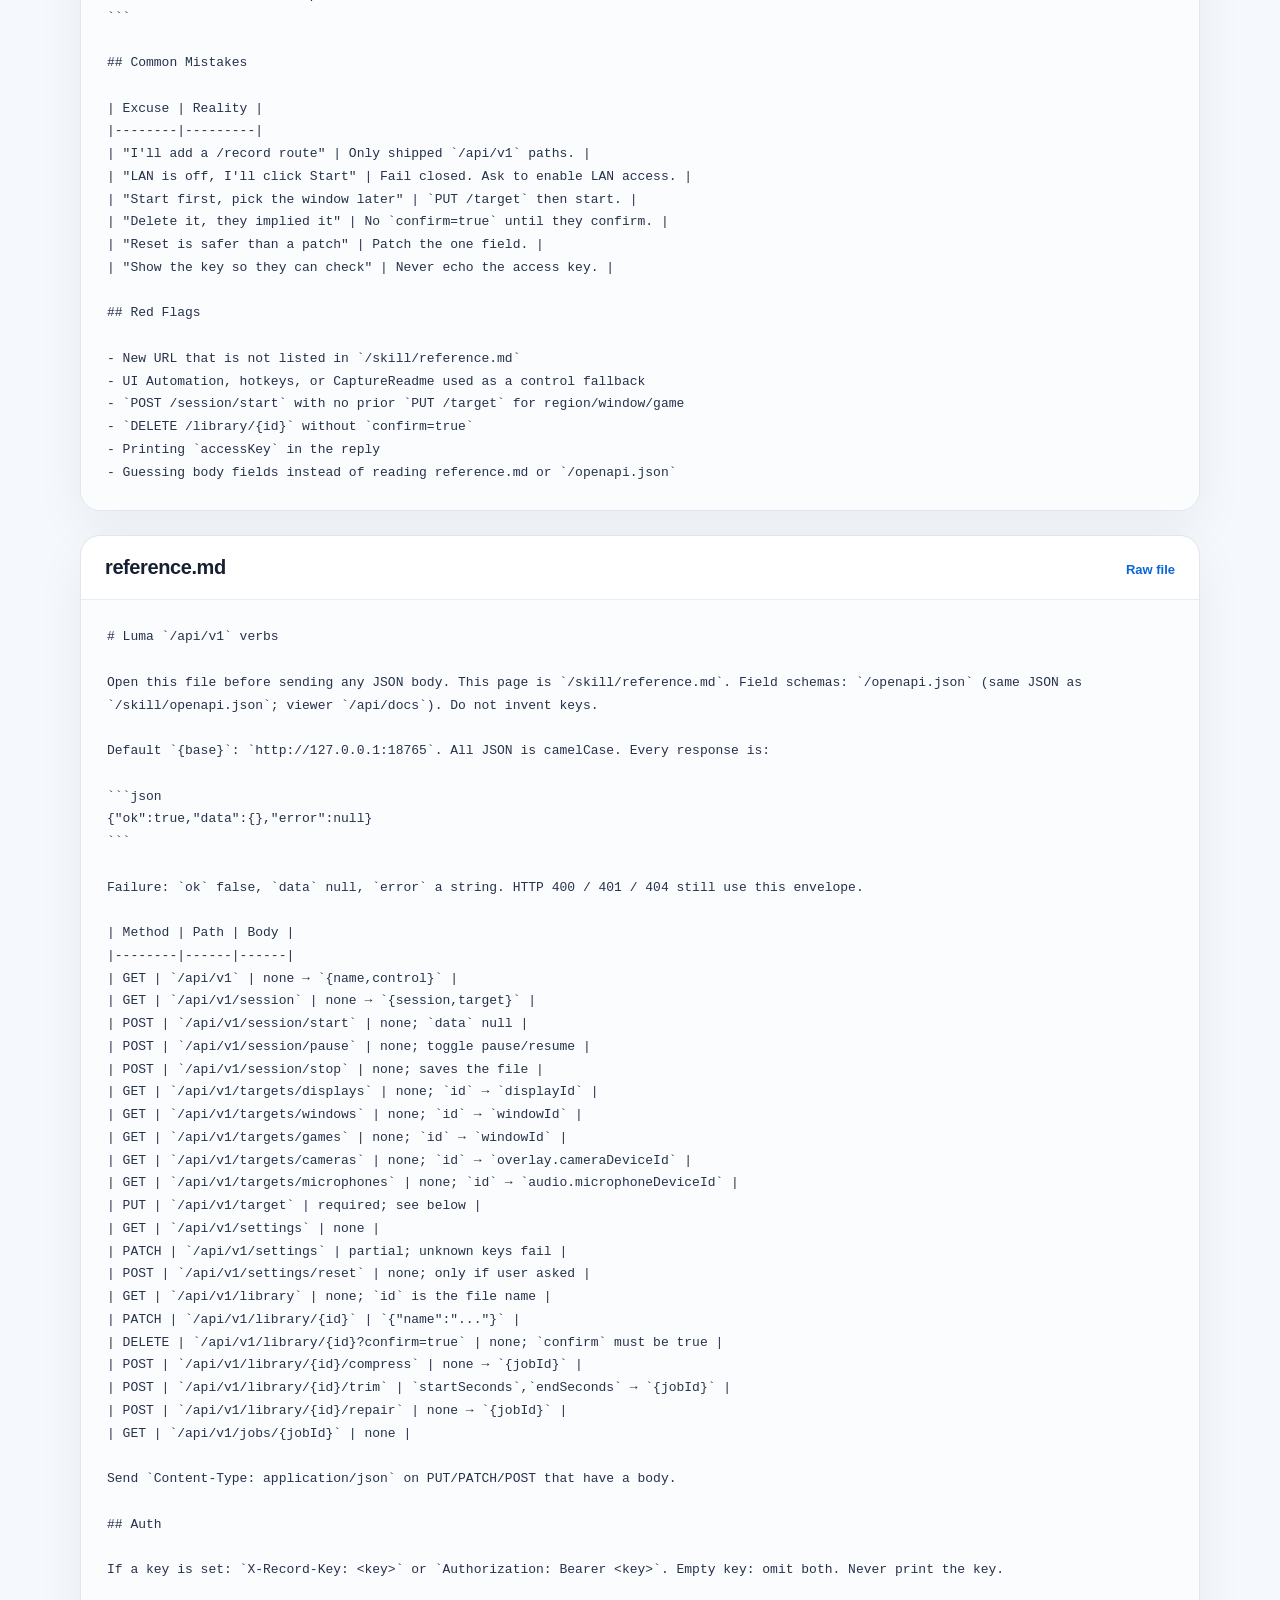
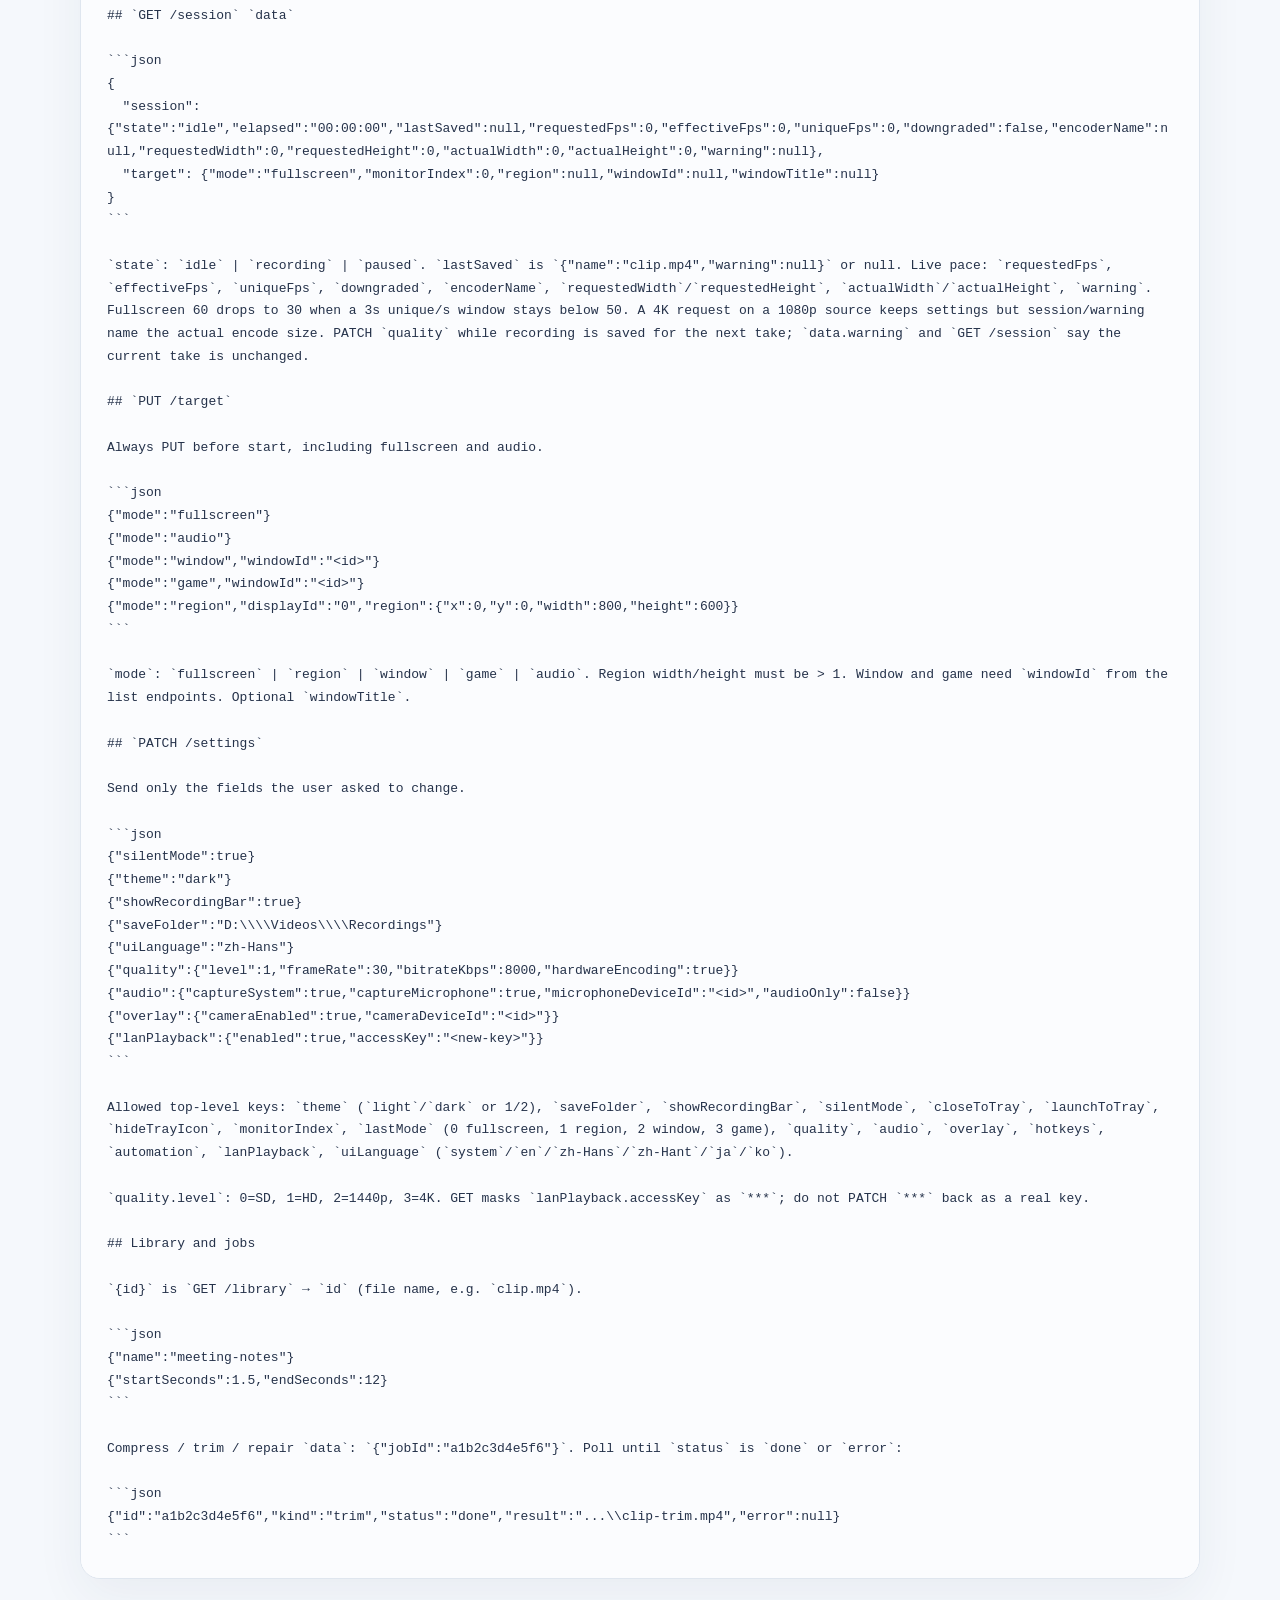
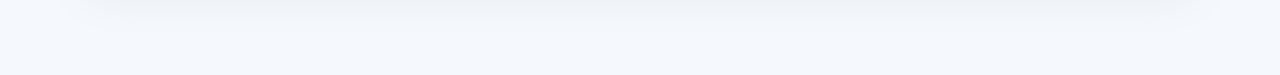
<file: skill/index.html>
<!doctype html>
<html lang="en">
<head>
  <meta charset="utf-8">
  <meta name="viewport" content="width=device-width, initial-scale=1">
  <meta name="description" content="Luma Control Skill documentation for AI clients.">
  <title>Luma Control Skill</title>
  <style>
    :root { color-scheme: light; font-family: Inter, Manrope, "Segoe UI", sans-serif; color: #172033; background: #f5f8fc; }
    * { box-sizing: border-box; }
    body { margin: 0; }
    a { color: #0866d9; }
    .nav { position: sticky; top: 0; z-index: 2; display: flex; align-items: center; gap: 22px; height: 58px; padding: 0 max(24px, calc((100vw - 1120px) / 2)); border-bottom: 1px solid #e2e8f0; background: rgba(255,255,255,.94); backdrop-filter: blur(12px); }
    .nav a { color: #475569; font-size: 14px; font-weight: 650; text-decoration: none; }
    .nav .brand { margin-right: auto; color: #0f172a; font-size: 17px; font-weight: 750; }
    main { width: min(1120px, calc(100% - 40px)); margin: 0 auto; padding: 72px 0 96px; }
    .eyebrow { color: #0866d9; font-size: 13px; font-weight: 750; letter-spacing: .08em; text-transform: uppercase; }
    h1 { max-width: 760px; margin: 14px 0 18px; font-size: clamp(42px, 7vw, 72px); line-height: .98; letter-spacing: -.055em; }
    .lead { max-width: 720px; margin: 0; color: #526076; font-size: 18px; line-height: 1.75; }
    .actions { display: flex; flex-wrap: wrap; gap: 12px 20px; margin: 28px 0 54px; }
    .actions a { font-weight: 700; text-decoration: none; }
    .docs { display: grid; gap: 24px; }
    article { overflow: hidden; border: 1px solid #dfe6ef; border-radius: 20px; background: #fff; box-shadow: 0 18px 50px rgba(31, 49, 77, .06); }
    article header { display: flex; align-items: baseline; justify-content: space-between; gap: 20px; padding: 20px 24px; border-bottom: 1px solid #e8edf4; }
    h2 { margin: 0; font-size: 20px; letter-spacing: -.02em; }
    article header a { font-size: 13px; font-weight: 700; text-decoration: none; }
    pre { min-height: 180px; margin: 0; padding: 26px; overflow: auto; color: #25324a; background: #fbfcfe; font: 13px/1.75 "Cascadia Code", "SFMono-Regular", Consolas, monospace; white-space: pre-wrap; overflow-wrap: anywhere; }
    .error { color: #a61b1b; }
    @media (max-width: 640px) {
      .nav { gap: 14px; padding: 0 16px; }
      .nav a { font-size: 13px; }
      main { width: min(100% - 28px, 1120px); padding-top: 48px; }
      article header { padding: 17px 18px; }
      pre { padding: 20px 18px; font-size: 12px; }
    }
  </style>
</head>
<body>
  <nav class="nav" aria-label="Documentation">
    <a class="brand" href="../">Luma Skill</a>
    <a href="../api/">OpenAPI</a>
    <a href="../">Home</a>
  </nav>
  <main>
    <p class="eyebrow">AI control, local by design</p>
    <h1>Luma Control Skill</h1>
    <p class="lead">A ready-to-use Skill for controlling a running Luma instance through its local API—inspect state, choose a capture target, start or stop recording, and manage completed files.</p>
    <div class="actions"><a href="./SKILL.md">Download SKILL.md →</a><a href="./reference.md">Download reference.md →</a><a href="../openapi/openapi.json">View raw OpenAPI →</a></div>
    <div class="docs">
      <article><header><h2>SKILL.md</h2><a href="./SKILL.md">Raw file</a></header><pre id="skill">Loading…</pre></article>
      <article><header><h2>reference.md</h2><a href="./reference.md">Raw file</a></header><pre id="reference">Loading…</pre></article>
    </div>
  </main>
  <script>
    async function loadDocument(path, target) {
      try {
        const response = await fetch(path);
        if (!response.ok) throw new Error(`HTTP ${response.status}`);
        document.getElementById(target).textContent = await response.text();
      } catch (error) {
        const node = document.getElementById(target);
        node.classList.add('error');
        node.textContent = `Unable to load ${path}. Open the raw file link instead.`;
      }
    }
    loadDocument('./SKILL.md', 'skill');
    loadDocument('./reference.md', 'reference');
  </script>
</body>
</html>
</file>
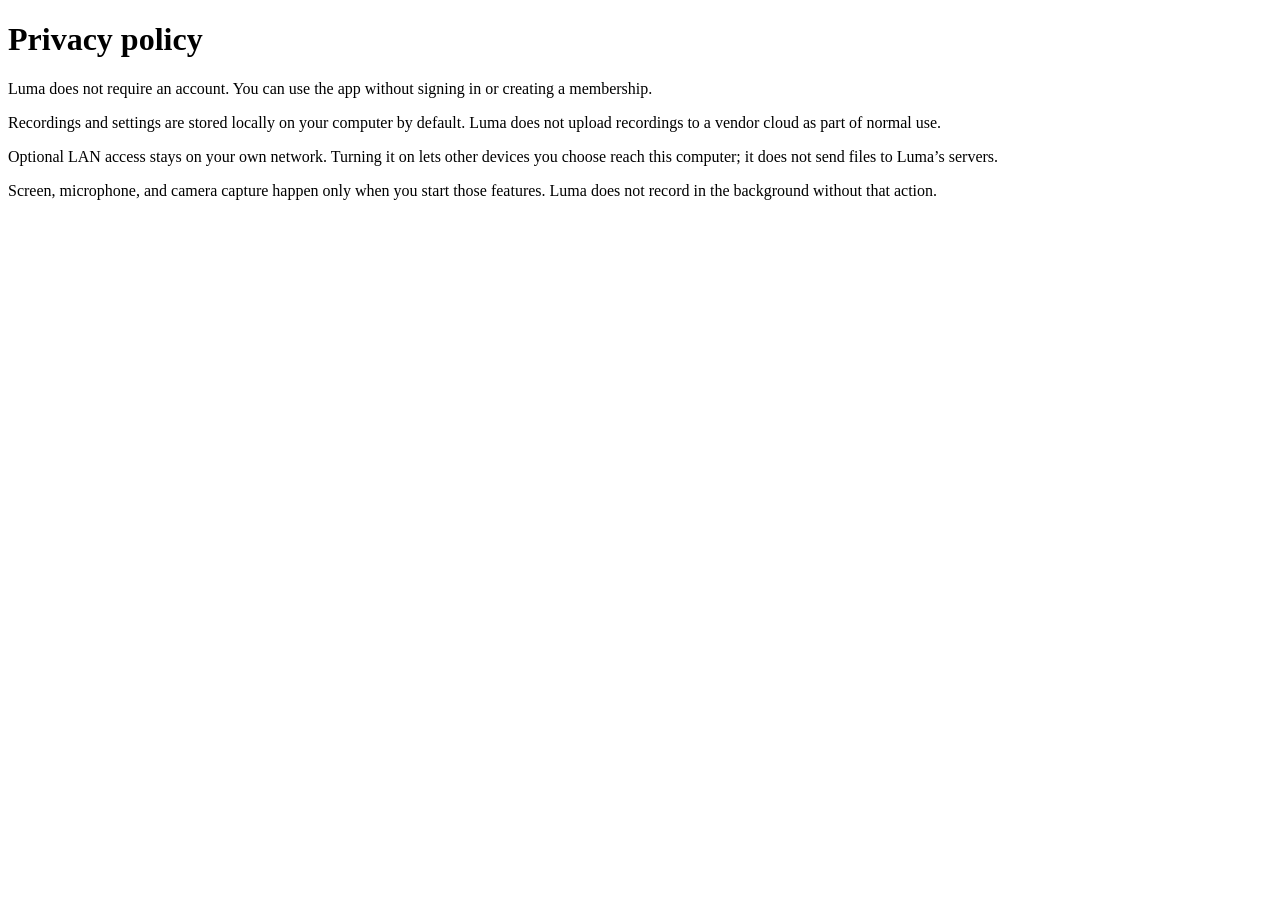
<file: legal/en/privacy.html>
<!DOCTYPE html>
<html lang="en">
<head>
<meta charset="utf-8"/>
<title>Privacy · Luma</title>
</head>
<body>
<h1>Privacy policy</h1>
<p>Luma does not require an account. You can use the app without signing in or creating a membership.</p>
<p>Recordings and settings are stored locally on your computer by default. Luma does not upload recordings to a vendor cloud as part of normal use.</p>
<p>Optional LAN access stays on your own network. Turning it on lets other devices you choose reach this computer; it does not send files to Luma’s servers.</p>
<p>Screen, microphone, and camera capture happen only when you start those features. Luma does not record in the background without that action.</p>
</body>
</html>
</file>
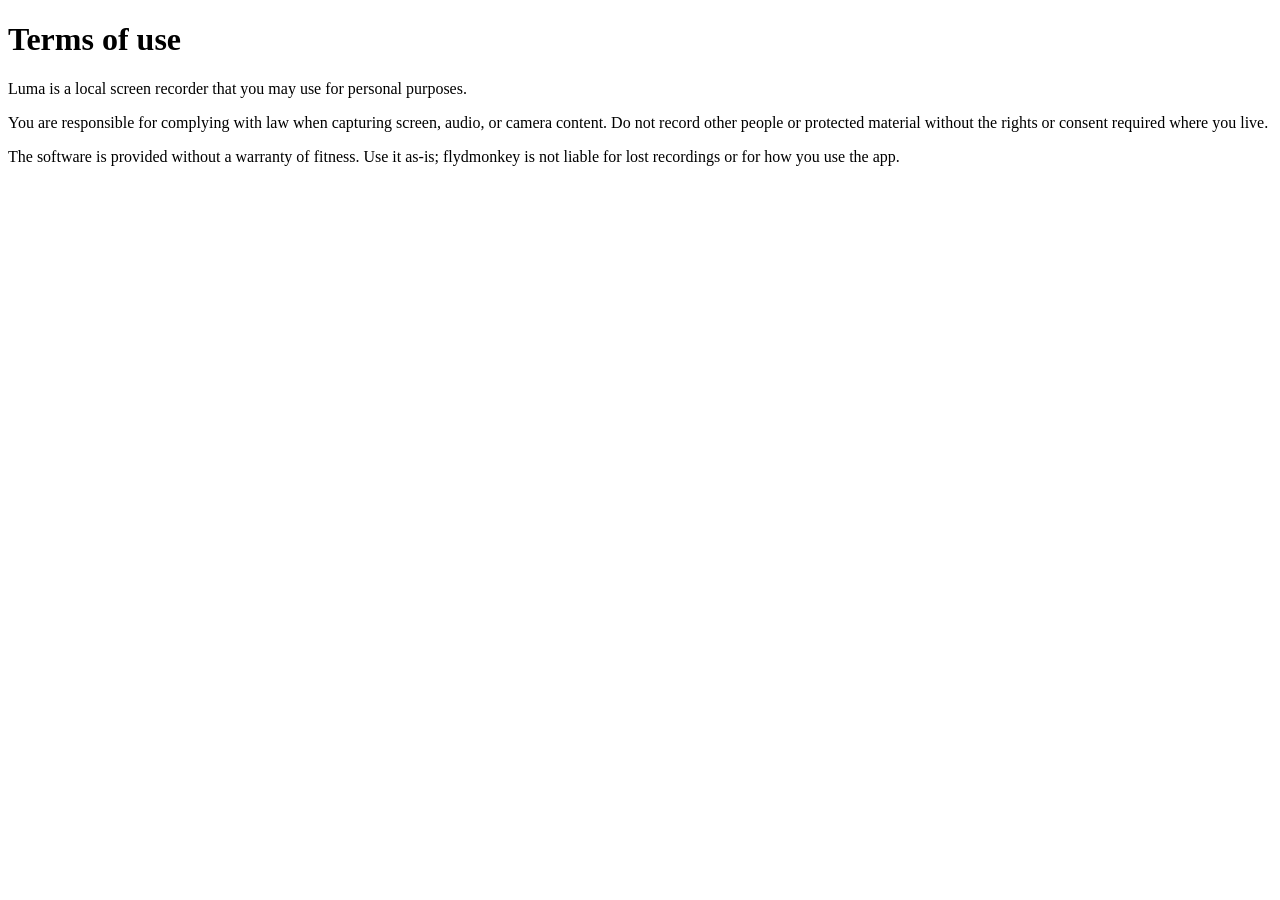
<file: legal/en/terms.html>
<!DOCTYPE html>
<html lang="en">
<head>
<meta charset="utf-8"/>
<title>Terms · Luma</title>
</head>
<body>
<h1>Terms of use</h1>
<p>Luma is a local screen recorder that you may use for personal purposes.</p>
<p>You are responsible for complying with law when capturing screen, audio, or camera content. Do not record other people or protected material without the rights or consent required where you live.</p>
<p>The software is provided without a warranty of fitness. Use it as-is; flydmonkey is not liable for lost recordings or for how you use the app.</p>
</body>
</html>
</file>
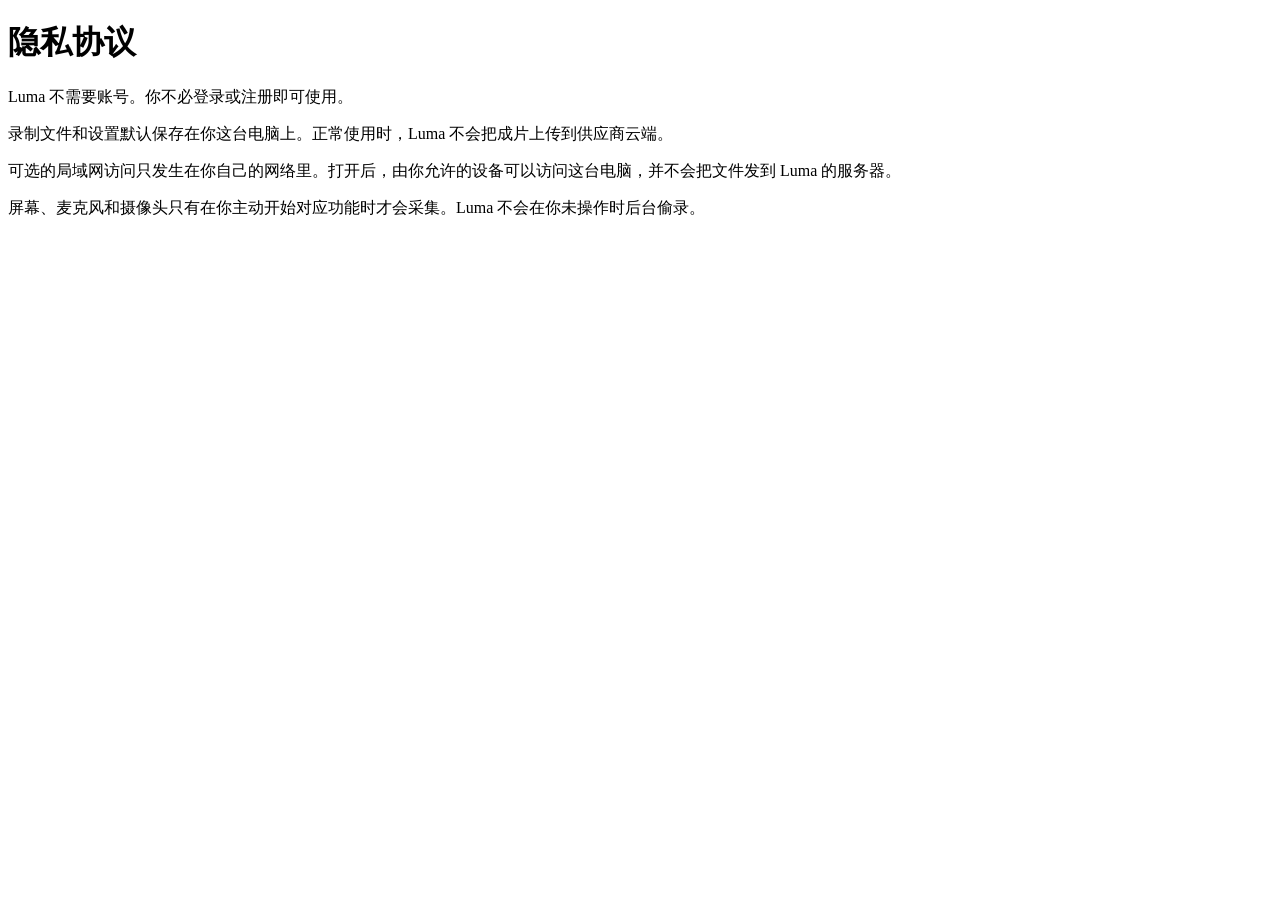
<file: legal/zh-Hans/privacy.html>
<!DOCTYPE html>
<html lang="zh-Hans">
<head>
<meta charset="utf-8"/>
<title>隐私协议 · Luma</title>
</head>
<body>
<h1>隐私协议</h1>
<p>Luma 不需要账号。你不必登录或注册即可使用。</p>
<p>录制文件和设置默认保存在你这台电脑上。正常使用时，Luma 不会把成片上传到供应商云端。</p>
<p>可选的局域网访问只发生在你自己的网络里。打开后，由你允许的设备可以访问这台电脑，并不会把文件发到 Luma 的服务器。</p>
<p>屏幕、麦克风和摄像头只有在你主动开始对应功能时才会采集。Luma 不会在你未操作时后台偷录。</p>
</body>
</html>
</file>
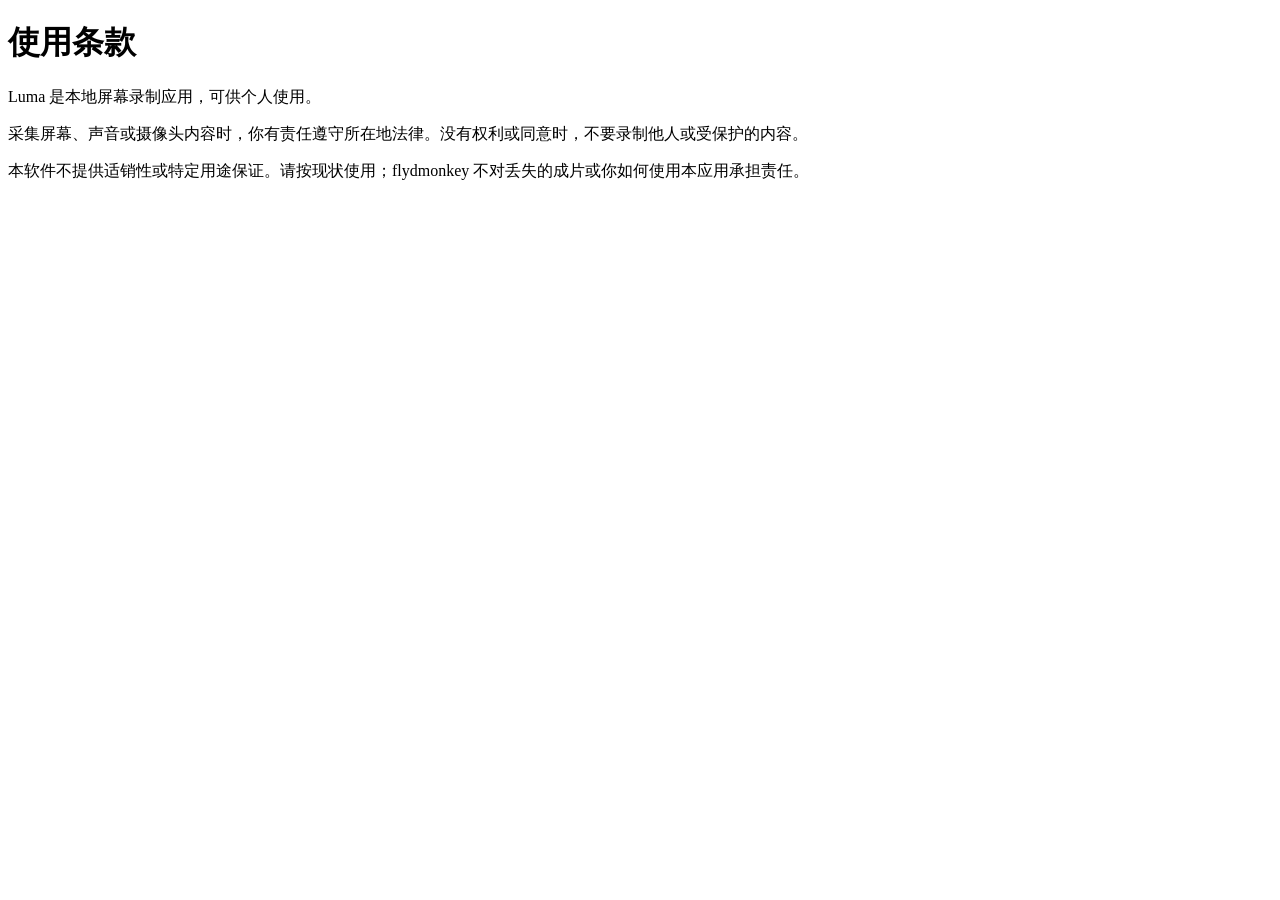
<file: legal/zh-Hans/terms.html>
<!DOCTYPE html>
<html lang="zh-Hans">
<head>
<meta charset="utf-8"/>
<title>使用条款 · Luma</title>
</head>
<body>
<h1>使用条款</h1>
<p>Luma 是本地屏幕录制应用，可供个人使用。</p>
<p>采集屏幕、声音或摄像头内容时，你有责任遵守所在地法律。没有权利或同意时，不要录制他人或受保护的内容。</p>
<p>本软件不提供适销性或特定用途保证。请按现状使用；flydmonkey 不对丢失的成片或你如何使用本应用承担责任。</p>
</body>
</html>
</file>
<file: css/site.css>
:root{--blue:#0866d9;--deep:#074ca8;--ink:#101828;--muted:#596579;--line:#e2e8f0;--surface:#f6f8fb;--violet:#7657e8;--font:"Manrope","Noto Sans SC","Microsoft YaHei",sans-serif;--page:74rem}*{box-sizing:border-box}html{scroll-behavior:smooth}body{margin:0;color:var(--ink);background:#fff;font-family:var(--font);font-size:1rem;line-height:1.7;-webkit-font-smoothing:antialiased}img{display:block;max-width:100%;height:auto}a{color:inherit}.wrap{width:min(var(--page),calc(100% - 3rem));margin-inline:auto}.site-header{position:sticky;top:0;z-index:20;background:rgba(255,255,255,.88);border-bottom:1px solid rgba(226,232,240,.8);backdrop-filter:blur(18px)}.nav-shell{height:4.75rem;display:flex;align-items:center;justify-content:space-between;gap:2rem}.brand{display:inline-flex;align-items:center;gap:.7rem;text-decoration:none;font-size:1.1rem;font-weight:800}.brand img{width:2rem;height:2rem;border-radius:.55rem}.nav{display:flex;gap:2rem}.nav a,.lang{color:#475467;text-decoration:none;font-size:.9rem;font-weight:600}.nav a:hover,.lang:hover{color:var(--blue)}.nav-actions{display:flex;align-items:center;gap:1.25rem}.button{display:inline-flex;align-items:center;justify-content:center;gap:.75rem;border-radius:.7rem;padding:.8rem 1.15rem;text-decoration:none;font-weight:700;line-height:1.2;transition:transform .2s,background .2s,box-shadow .2s}.button:hover{transform:translateY(-2px)}.button-small{padding:.65rem 1rem;background:var(--ink);color:#fff;font-size:.88rem}.button-primary{padding:1rem 1.35rem;background:var(--blue);color:#fff;box-shadow:0 12px 28px rgba(8,102,217,.24)}.button-primary:hover{background:var(--deep)}.button-secondary{padding:1rem 1.35rem;background:#fff;border:1px solid #cfd7e3}
.hero{overflow:hidden;background:linear-gradient(180deg,#f4f8ff 0,#fff 90%);padding:6.5rem 0 0}.hero-grid{display:grid;grid-template-columns:.9fr 1.1fr;align-items:center;gap:4rem}.platform{display:flex;align-items:center;gap:.55rem;margin-bottom:1.35rem;color:var(--deep);font-size:.88rem;font-weight:700}.platform span{width:.55rem;height:.55rem;border-radius:50%;background:var(--blue);box-shadow:0 0 0 .3rem rgba(8,102,217,.12)}h1,h2,h3,p{margin-top:0}.hero h1{margin-bottom:1.5rem;font-size:clamp(2.9rem,5.4vw,5rem);line-height:1.08;letter-spacing:-.055em}.hero-lead{max-width:38rem;margin-bottom:2rem;color:var(--muted);font-size:1.13rem;line-height:1.8}.hero-actions{display:flex;flex-wrap:wrap;gap:.85rem}.release-note{margin:1rem 0 0;color:#7a8597;font-size:.82rem}.product-stage{position:relative;min-height:34rem;display:flex;align-items:center;justify-content:center}.stage-glow{position:absolute;width:35rem;height:35rem;border-radius:50%;background:radial-gradient(circle,rgba(72,155,255,.28),rgba(72,155,255,0) 67%)}.window-card{position:relative;width:min(100%,37rem);padding:.45rem;background:#fff;border:1px solid rgba(148,163,184,.35);border-radius:1rem;box-shadow:0 34px 80px rgba(28,63,111,.2);transform:rotate(1.5deg)}.window-top{height:2.3rem;display:flex;align-items:center;justify-content:flex-end;gap:.5rem;padding:0 .75rem;color:#667085;font-size:.72rem}.window-top span{margin-right:auto;padding-left:.25rem;font-weight:700}.window-top i{display:block;width:.45rem;height:.45rem;border-radius:50%;background:#c8d1dd}.window-card img{width:100%;border-radius:.55rem}.privacy-chip{position:absolute;right:-.8rem;bottom:3.2rem;display:grid;grid-template-columns:2.5rem 1fr;column-gap:.8rem;align-items:center;padding:1rem 1.15rem;background:#fff;border:1px solid #dce4ef;border-radius:.9rem;box-shadow:0 16px 34px rgba(16,24,40,.13)}.privacy-chip .shield{grid-row:1/3;width:2.5rem;height:2.5rem;display:grid;place-items:center;border-radius:.7rem;background:#e9f7ef;color:#16804a;font-weight:800}.privacy-chip strong{font-size:.88rem}.privacy-chip small{color:#6d788b}.trust-row{display:flex;justify-content:space-between;gap:1rem;margin-top:4rem;padding:1.35rem 0;border-top:1px solid var(--line);color:#667085;font-size:.85rem;font-weight:600}.trust-row span:before{content:"✓";margin-right:.5rem;color:var(--blue)}
.section{padding:7.5rem 0}.section-heading{display:grid;grid-template-columns:1fr 1fr;column-gap:4rem;margin-bottom:3.5rem}.section-heading .kicker{grid-column:1/-1}.section-heading h2,.privacy-copy h2,.split-heading h2,.remote-copy h2,.download-card h2{margin-bottom:0;font-size:clamp(2.25rem,4vw,3.7rem);line-height:1.12;letter-spacing:-.045em}.section-heading>p:last-child,.split-heading>p{align-self:end;max-width:32rem;margin:0;color:var(--muted)}.kicker{margin-bottom:1rem;color:var(--blue);font-size:.82rem;font-weight:800;letter-spacing:.06em}.capability-grid{display:grid;grid-template-columns:1fr 1fr;gap:1.25rem}.feature{padding:2.15rem;background:var(--surface);border:1px solid #edf0f5;border-radius:1.25rem}.feature-wide{grid-column:1/-1;display:grid;grid-template-columns:.9fr 1.1fr;gap:3rem;align-items:end;min-height:25rem;overflow:hidden}.feature h3{margin:1.3rem 0 .7rem;font-size:1.45rem;line-height:1.3}.feature p{max-width:34rem;margin-bottom:0;color:var(--muted)}.feature ul{display:flex;flex-wrap:wrap;gap:.6rem 1.4rem;padding:0;margin:1.5rem 0 0;list-style:none;color:#475467;font-size:.88rem;font-weight:600}.feature li:before{content:"✓";margin-right:.45rem;color:var(--blue)}.icon-tile{width:2.8rem;height:2.8rem;display:grid;place-items:center;border-radius:.8rem;background:#e9f3ff;color:var(--blue);font-weight:800}.icon-tile.violet{background:#eeeafd;color:var(--violet)}.mode-strip{display:grid;grid-template-columns:repeat(5,1fr);gap:.6rem;padding:1rem;border:1px solid #dde3ec;border-radius:1rem;background:#fff;box-shadow:0 22px 45px rgba(33,63,102,.12)}.mode-strip span{min-height:6.8rem;display:flex;flex-direction:column;align-items:center;justify-content:center;gap:.55rem;border-radius:.7rem;color:#687386;font-size:1.3rem}.mode-strip b{font-size:.78rem}.mode-strip .active{background:var(--blue);color:#fff}
.privacy-section{background:#0d1b31;color:#fff}.privacy-grid{display:grid;grid-template-columns:1fr 1fr;gap:6rem;align-items:center}.privacy-copy>p:not(.kicker){max-width:34rem;color:#aebcd0}.checks{margin-top:2.3rem}.checks>div{display:grid;grid-template-columns:1.1fr 1fr;gap:1rem;padding:1rem 0;border-top:1px solid rgba(255,255,255,.13)}.checks span{color:#aebcd0;font-size:.9rem}.privacy-visual{position:relative;min-height:25rem;display:grid;place-items:center;border:1px solid rgba(255,255,255,.13);border-radius:1.5rem;background:radial-gradient(circle,rgba(26,123,255,.18),transparent 55%)}.device{width:75%;padding:2rem;border:1px solid rgba(255,255,255,.22);border-radius:1rem;background:rgba(255,255,255,.08);box-shadow:0 25px 50px rgba(0,0,0,.2)}.device span,.device strong,.device small{display:block}.device span{margin-bottom:1.3rem;color:#aebcd0;font-size:.85rem}.device strong{font-size:1.25rem}.device small{margin-top:.7rem;color:#7fa9df}.blocked-cloud{position:absolute;right:1.3rem;bottom:1.3rem;padding:.8rem 1rem;border-radius:.75rem;background:#fff;color:var(--ink);font-size:.82rem}.blocked-cloud span{margin-right:.45rem}
.library-section{background:var(--surface)}.split-heading{display:grid;grid-template-columns:1fr .8fr;align-items:end;gap:4rem;margin-bottom:3.5rem}.app-frame{width:min(78rem,calc(100% - 2rem));margin:auto;padding:.45rem;background:#fff;border:1px solid #d9e0e9;border-radius:1rem;box-shadow:0 30px 70px rgba(37,56,88,.16);overflow:hidden}.frame-bar{height:2.5rem;display:flex;align-items:center;justify-content:space-between;padding:0 .85rem;color:#5e6979;font-size:.75rem}.app-frame img{width:100%;border-radius:.55rem}.workflow{display:grid;grid-template-columns:repeat(3,1fr);gap:1.2rem;margin-top:3rem}.workflow>div{display:grid;grid-template-columns:2.5rem 1fr;column-gap:.8rem}.workflow b{grid-row:1/3;color:var(--blue);font-size:.8rem}.workflow strong{font-size:.95rem}.workflow span{color:var(--muted);font-size:.85rem}.remote-grid{display:grid;grid-template-columns:.8fr 1.2fr;gap:5rem;align-items:center}.remote-copy>p:not(.kicker){max-width:32rem;color:var(--muted)}.remote-points{display:grid;gap:.7rem;margin:1.8rem 0}.remote-points span:before{content:"✓";margin-right:.65rem;color:var(--blue);font-weight:800}.text-link{color:var(--blue);font-weight:700;text-underline-offset:.25rem}.remote-demo{position:relative;padding:1rem;background:#edf4fc;border-radius:1.5rem}.remote-demo>img{width:100%;border-radius:.9rem;box-shadow:0 16px 38px rgba(31,55,85,.15)}.phone{position:absolute;left:-2rem;bottom:-2rem;width:10rem;padding:1.2rem;border:.45rem solid #182230;border-radius:1.7rem;background:#fff;text-align:center;box-shadow:0 22px 45px rgba(16,24,40,.2)}.phone-top{width:2.5rem;height:.25rem;margin:-.65rem auto 1rem;border-radius:1rem;background:#d3dae4}.phone strong,.phone b{display:block}.phone strong{color:#16804a;font-size:.75rem}.phone b{margin:.4rem 0 1rem;font-size:1.25rem}.phone button{width:100%;padding:.55rem;border:0;border-radius:.45rem;background:#e94b55;color:#fff;font:inherit;font-size:.72rem}
.download-section{padding:0 0 6rem}.download-card{display:grid;grid-template-columns:1fr auto;gap:3rem;align-items:end;padding:4.5rem;border-radius:1.5rem;background:linear-gradient(135deg,#0866d9,#07499c);color:#fff;box-shadow:0 28px 60px rgba(8,102,217,.25)}.download-card .kicker{color:#b8d8ff}.download-card p:not(.kicker){max-width:34rem;margin:1.2rem 0 0;color:#d6e7ff}.download-actions{display:flex;flex-direction:column;align-items:center;gap:.75rem}.button-white{background:#fff;color:#0751ae}.download-actions span{color:#c3dcfa;font-size:.75rem}.site-footer{padding:4.5rem 0 2rem;background:#0c1423;color:#a8b3c5}.footer-grid{display:grid;grid-template-columns:1fr 1.4fr;gap:5rem}.footer-brand{color:#fff}.footer-grid>div>p{max-width:22rem;margin-top:1rem;font-size:.88rem}.footer-links{display:grid;grid-template-columns:repeat(3,1fr);gap:2rem}.footer-links div{display:flex;flex-direction:column;gap:.7rem}.footer-links strong{margin-bottom:.3rem;color:#fff;font-size:.85rem}.footer-links a{color:#a8b3c5;text-decoration:none;font-size:.84rem}.footer-links a:hover{color:#fff}.copyright{display:flex;justify-content:space-between;margin-top:3.5rem;padding-top:1.5rem;border-top:1px solid rgba(255,255,255,.1);font-size:.76rem}.button:focus-visible,a:focus-visible{outline:3px solid #79b7ff;outline-offset:3px}
@media(prefers-reduced-motion:no-preference){.window-card{animation:arrive .8s cubic-bezier(.2,.8,.2,1) both}.privacy-chip{animation:arrive .8s .18s cubic-bezier(.2,.8,.2,1) both}@keyframes arrive{from{opacity:0;transform:translateY(1.5rem) rotate(1.5deg)}to{opacity:1;transform:rotate(1.5deg)}}}@media(max-width:900px){.nav{display:none}.hero{padding-top:4rem}.hero-grid,.privacy-grid,.remote-grid{grid-template-columns:1fr;gap:3rem}.product-stage{min-height:28rem}.section-heading,.split-heading{grid-template-columns:1fr;gap:1.2rem}.feature-wide{grid-template-columns:1fr}.remote-grid{gap:4rem}.download-card{grid-template-columns:1fr}.footer-grid{grid-template-columns:1fr;gap:3rem}}@media(max-width:640px){.wrap{width:min(var(--page),calc(100% - 1.5rem))}.site-header .lang{display:none}.nav-shell{height:4.2rem}.hero{padding-top:3.2rem}.hero h1{font-size:2.7rem}.hero-lead{font-size:1rem}.product-stage{min-height:22rem}.privacy-chip{right:0;bottom:0}.trust-row{overflow:auto;justify-content:flex-start;white-space:nowrap;margin-top:2.5rem}.section{padding:5rem 0}.section-heading h2,.privacy-copy h2,.split-heading h2,.remote-copy h2,.download-card h2{font-size:2.35rem}.capability-grid{grid-template-columns:1fr}.feature{padding:1.4rem}.feature-wide{grid-column:auto;gap:2rem}.mode-strip{grid-template-columns:repeat(5,4.6rem);overflow:auto}.checks>div{grid-template-columns:1fr;gap:.2rem}.privacy-visual{min-height:19rem}.device{width:88%;padding:1.3rem}.workflow{grid-template-columns:1fr;gap:1.8rem}.phone{left:.5rem;bottom:-2.5rem}.remote-section{padding-bottom:8rem}.download-section{padding:0}.download-card{width:100%;border-radius:0;padding:3.5rem 1.5rem}.download-actions{align-items:stretch}.footer-links{grid-template-columns:repeat(2,1fr)}.copyright{flex-direction:column;gap:.5rem}.product-stage{margin-inline:-.5rem}}
</file>
<file: css/experience.css>
.demo-tabs {
  display: grid;
  grid-template-columns: repeat(3, 1fr);
  gap: .35rem;
  padding: .55rem;
}

.demo-tabs button {
  padding: .55rem;
  border: 0;
  border-radius: .5rem;
  background: transparent;
  color: #667085;
  cursor: pointer;
  font: 600 .75rem/1 var(--font);
}

.demo-tabs button:hover { background: #f2f5f9; }
.demo-tabs button.active { background: #e8f2ff; color: var(--blue); }
[data-demo-image] { transition: opacity .15s ease; }
[data-demo-image].is-changing { opacity: .15; }

.ai-section { overflow: hidden; background: #eef5ff; }
.ai-grid { display: grid; grid-template-columns: .78fr 1.22fr; gap: 5rem; align-items: center; }
.ai-copy h2 { margin-bottom: 1.3rem; font-size: clamp(2.25rem, 4vw, 3.7rem); line-height: 1.12; letter-spacing: -.045em; }
.ai-copy > p:not(.kicker, .ai-note) { max-width: 34rem; color: var(--muted); }
.ai-copy code { padding: .12rem .35rem; border-radius: .3rem; background: #dbeaff; color: #0751ae; font: 600 .88em/1.4 ui-monospace, "Cascadia Code", monospace; }
.ai-links { display: flex; align-items: center; gap: 1.25rem; margin: 2rem 0 1.25rem; }
.ai-note { max-width: 34rem; color: #6b778b; font-size: .82rem; }
.ai-demo { position: relative; padding: 1.25rem; border: 1px solid #cbdcf2; border-radius: 1.4rem; background: #fff; box-shadow: 0 30px 70px rgba(25, 71, 132, .14); }
.prompt-card { display: flex; align-items: center; gap: .85rem; padding: 1rem 1.15rem; border-radius: .9rem; background: #0e1a2c; color: #fff; }
.prompt-card span { width: 2rem; height: 2rem; display: grid; place-items: center; border-radius: .55rem; background: var(--blue); font-size: .72rem; font-weight: 800; }
.prompt-card p { margin: 0; font-weight: 650; }
.automation-track { display: grid; grid-template-columns: 1fr 1.5rem 1fr 1.5rem 1fr; align-items: center; padding: 1.2rem 0; }
.ai-step { display: flex; align-items: center; gap: .65rem; min-width: 0; }
.ai-step small { width: 1.8rem; height: 1.8rem; flex: none; display: grid; place-items: center; border-radius: 50%; background: #e8f2ff; color: var(--blue); font-weight: 800; }
.ai-step b, .ai-step code { display: block; }
.ai-step b { font-size: .76rem; }
.ai-step > div { min-width: 0; }
.ai-step code { overflow: hidden; color: #667085; font: 500 .68rem/1.4 ui-monospace, "Cascadia Code", monospace; text-overflow: ellipsis; white-space: nowrap; }
.track-line { height: 1px; background: #bfd0e5; }
.api-console { overflow: hidden; border-radius: .9rem; background: #0b1424; color: #dbe7f6; font-family: ui-monospace, "Cascadia Code", monospace; }
.console-title { display: flex; align-items: center; gap: .35rem; padding: .7rem .9rem; border-bottom: 1px solid #233249; }
.console-title span { width: .45rem; height: .45rem; border-radius: 50%; background: #52627a; }
.console-title b { margin-left: .35rem; color: #8fa0b8; font-size: .68rem; }
.console-line { display: grid; grid-template-columns: 3.3rem 1fr auto; gap: .7rem; padding: .68rem .9rem; border-bottom: 1px solid #1c2a3f; font-size: .7rem; }
.console-line i { color: #70aaff; font-style: normal; font-weight: 800; }
.console-line em { color: #62d59a; font-style: normal; }
.record-result { display: grid; grid-template-columns: auto 1fr auto; align-items: center; gap: .55rem; padding: .85rem .9rem; color: #fff; font: 600 .76rem/1 var(--font); }
.record-result span { width: .55rem; height: .55rem; border-radius: 50%; background: #ff5260; box-shadow: 0 0 0 .25rem rgba(255, 82, 96, .13); }
.record-result time { color: #9fb0c8; font-family: ui-monospace, "Cascadia Code", monospace; }

.settings-showcase { width: min(58rem, calc(100% - 2rem)); display: grid; grid-template-columns: minmax(18rem, 34rem) 1fr; gap: 2.5rem; align-items: center; margin: auto; }
.settings-showcase img { width: 100%; border: 1px solid #d7dee7; border-radius: 1rem; box-shadow: 0 26px 60px rgba(37, 56, 88, .14); }
.settings-callouts { display: grid; gap: .8rem; }
.settings-callouts span { padding: 1rem 1.1rem; border: 1px solid #dde4ec; border-radius: .75rem; background: #fff; color: #455268; font-size: .9rem; font-weight: 650; }
.settings-callouts span::before { content: "✓"; margin-right: .65rem; color: var(--blue); }
.settings-demo { min-height: 27rem; display: flex; justify-content: center; overflow: visible; }
.settings-crop { width: min(100%, 31rem); height: 27rem; overflow: hidden; border-radius: .9rem; box-shadow: 0 16px 38px rgba(31, 55, 85, .15); }
.settings-crop img { width: 100%; height: auto; }

/* Layout polish: keep the product UI as the visual lead and remove template-like empty space. */
.hero { padding-top: 5.25rem; }
.hero-grid { grid-template-columns: minmax(0, 1fr) minmax(0, 1.04fr); gap: 3.25rem; }
.hero-copy { min-width: 0; }
.hero h1, .section-heading h2, .privacy-copy h2, .split-heading h2, .remote-copy h2, .ai-copy h2, .download-card h2 { text-wrap: balance; }
html[lang="zh-Hans"] .hero h1 { font-size: clamp(3rem, 4.55vw, 4.15rem); font-weight: 700; line-height: 1.13; letter-spacing: -.025em; }
html[lang="zh-Hans"] .hero h1 span { display: block; white-space: nowrap; }
html[lang="zh-Hans"] .ai-copy h2 span { display: block; white-space: nowrap; }
html[lang="zh-Hans"] .kicker { letter-spacing: .02em; }
html[lang="zh-Hans"] :is(.section-heading h2, .privacy-copy h2, .split-heading h2, .remote-copy h2, .ai-copy h2, .download-card h2) { letter-spacing: -.025em; }
html[lang="en"] .hero h1 { font-size: clamp(3rem, 4.5vw, 4.1rem); line-height: 1.1; letter-spacing: -.045em; }
html[lang="en"] .hero h1 span { display: block; white-space: nowrap; }
.hero-lead { max-width: 35rem; font-size: 1.06rem; line-height: 1.75; }
.release-note { color: #667085; }
.product-stage { min-height: 30rem; }
.trust-row { margin-top: 2.75rem; }
.section { padding: 6.5rem 0; }
.section-heading { margin-bottom: 2.75rem; }
.section-heading h2, .privacy-copy h2, .split-heading h2, .remote-copy h2, .download-card h2 { font-size: clamp(2.2rem, 3.6vw, 3.35rem); line-height: 1.16; letter-spacing: -.035em; }
.feature { padding: 2rem; }
.feature-wide { min-height: 0; align-items: center; padding-block: 2.4rem; }
.feature-wide .feature-copy { align-self: center; }
.mode-strip { align-self: center; }
.mode-strip span { min-height: 5.9rem; }
.app-frame { width: min(50rem, calc(100% - 2rem)); }
.split-heading { margin-bottom: 2.75rem; }
.workflow { margin-top: 2.5rem; }
.remote-grid { gap: 4rem; }
.download-card { padding: 4rem; }

@media (prefers-reduced-motion: no-preference) {
  .step-one, .step-two, .step-three { animation: skill-step 6s infinite; }
  .step-two { animation-delay: .65s; }
  .step-three { animation-delay: 1.3s; }
  .console-line { animation: request-pass 6s infinite; }
  .console-line:nth-child(3) { animation-delay: .55s; }
  .console-line:nth-child(4) { animation-delay: 1.1s; }
  .record-result span { animation: record-pulse 1.4s infinite; }
  @keyframes skill-step { 0%, 8% { opacity: .4; transform: translateY(.2rem); } 18%, 78% { opacity: 1; transform: none; } 92%, 100% { opacity: .4; } }
  @keyframes request-pass { 0%, 12% { background: transparent; } 18%, 30% { background: #142844; } 42%, 100% { background: transparent; } }
  @keyframes record-pulse { 50% { box-shadow: 0 0 0 .45rem rgba(255, 82, 96, 0); } }
}

@media (max-width: 900px) {
  .ai-grid { grid-template-columns: 1fr; gap: 3rem; }
  .settings-showcase { grid-template-columns: 1fr; }
  .settings-callouts { grid-template-columns: 1fr 1fr; }
  .hero-grid { grid-template-columns: 1fr; gap: 2.5rem; }
  .hero-copy { max-width: 42rem; }
  .feature-wide { align-items: stretch; }
  .phone { left: .75rem; }
  .settings-showcase { width: min(36.5rem, calc(100% - 2rem)); }
}

@media (max-width: 640px) {
  .demo-tabs { padding: .45rem; }
  .ai-copy h2 { font-size: 2.35rem; }
  .ai-links { align-items: stretch; flex-direction: column; }
  .automation-track { grid-template-columns: 1fr; gap: .6rem; }
  .track-line { width: 1px; height: .7rem; margin-left: .9rem; }
  .console-line { grid-template-columns: 2.8rem minmax(0, 1fr) auto; gap: .35rem; font-size: .6rem; }
  .settings-callouts { grid-template-columns: 1fr; }
  .settings-demo, .settings-crop { min-height: 25rem; height: 25rem; }
  .hero { padding-top: 2.75rem; }
  html[lang="zh-Hans"] .hero h1 { font-size: clamp(2.45rem, 12vw, 3rem); line-height: 1.16; }
  html[lang="en"] .hero h1 { font-size: 2.45rem; }
  .hero-lead { line-height: 1.7; }
  .product-stage { min-height: 20rem; }
  .section { padding: 4.5rem 0; }
  .section-heading { margin-bottom: 2rem; }
  .feature-wide { padding-block: 1.6rem; }
  .download-card { padding: 3rem 1.5rem; }
  .trust-row { overflow: visible; flex-wrap: wrap; gap: .55rem 1.1rem; white-space: normal; }
  .mode-strip { grid-template-columns: repeat(5, minmax(0, 1fr)); gap: .2rem; padding: .55rem; overflow: visible; }
  .mode-strip span { min-height: 5.25rem; gap: .35rem; font-size: 1.1rem; }
  .mode-strip b { font-size: .68rem; }
  .site-header .lang { display: inline; font-size: .78rem; }
  .site-header .button-small { display: none; }
  .nav-actions { gap: .75rem; }
}
</file>
